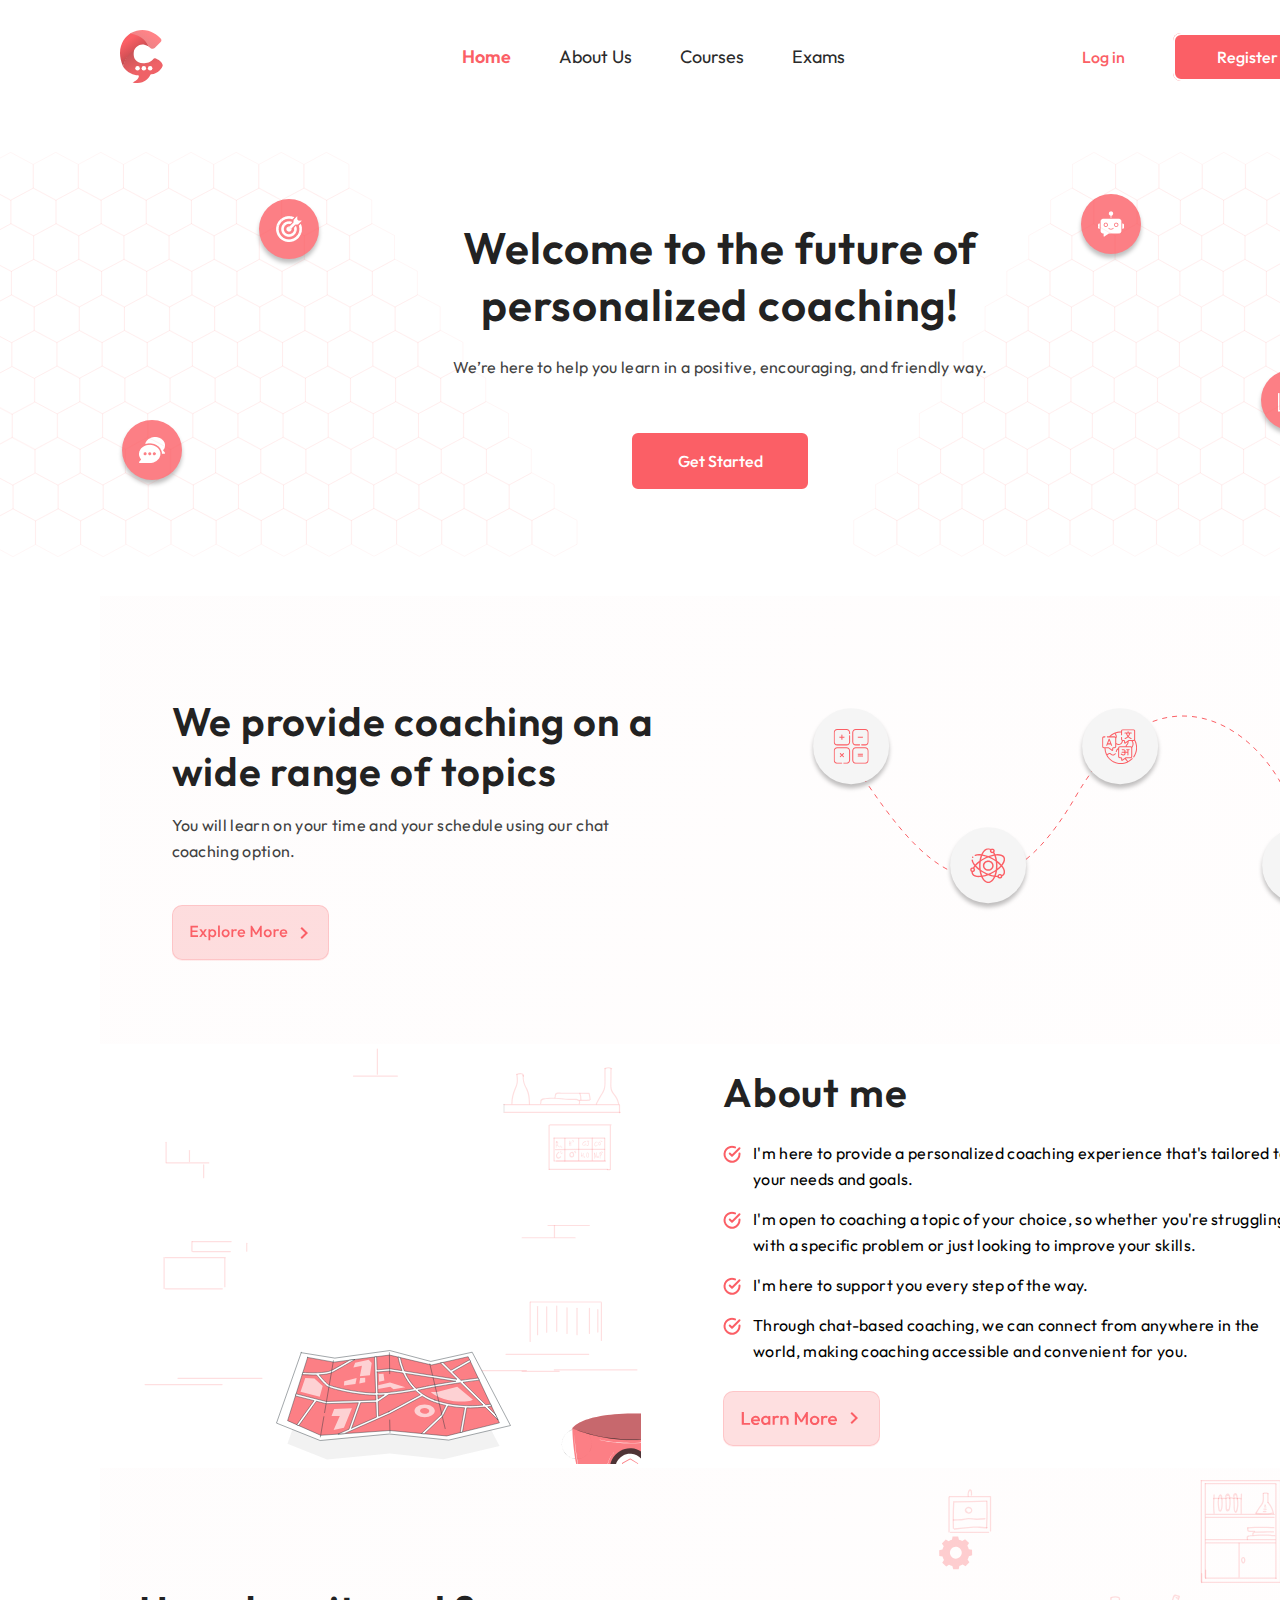
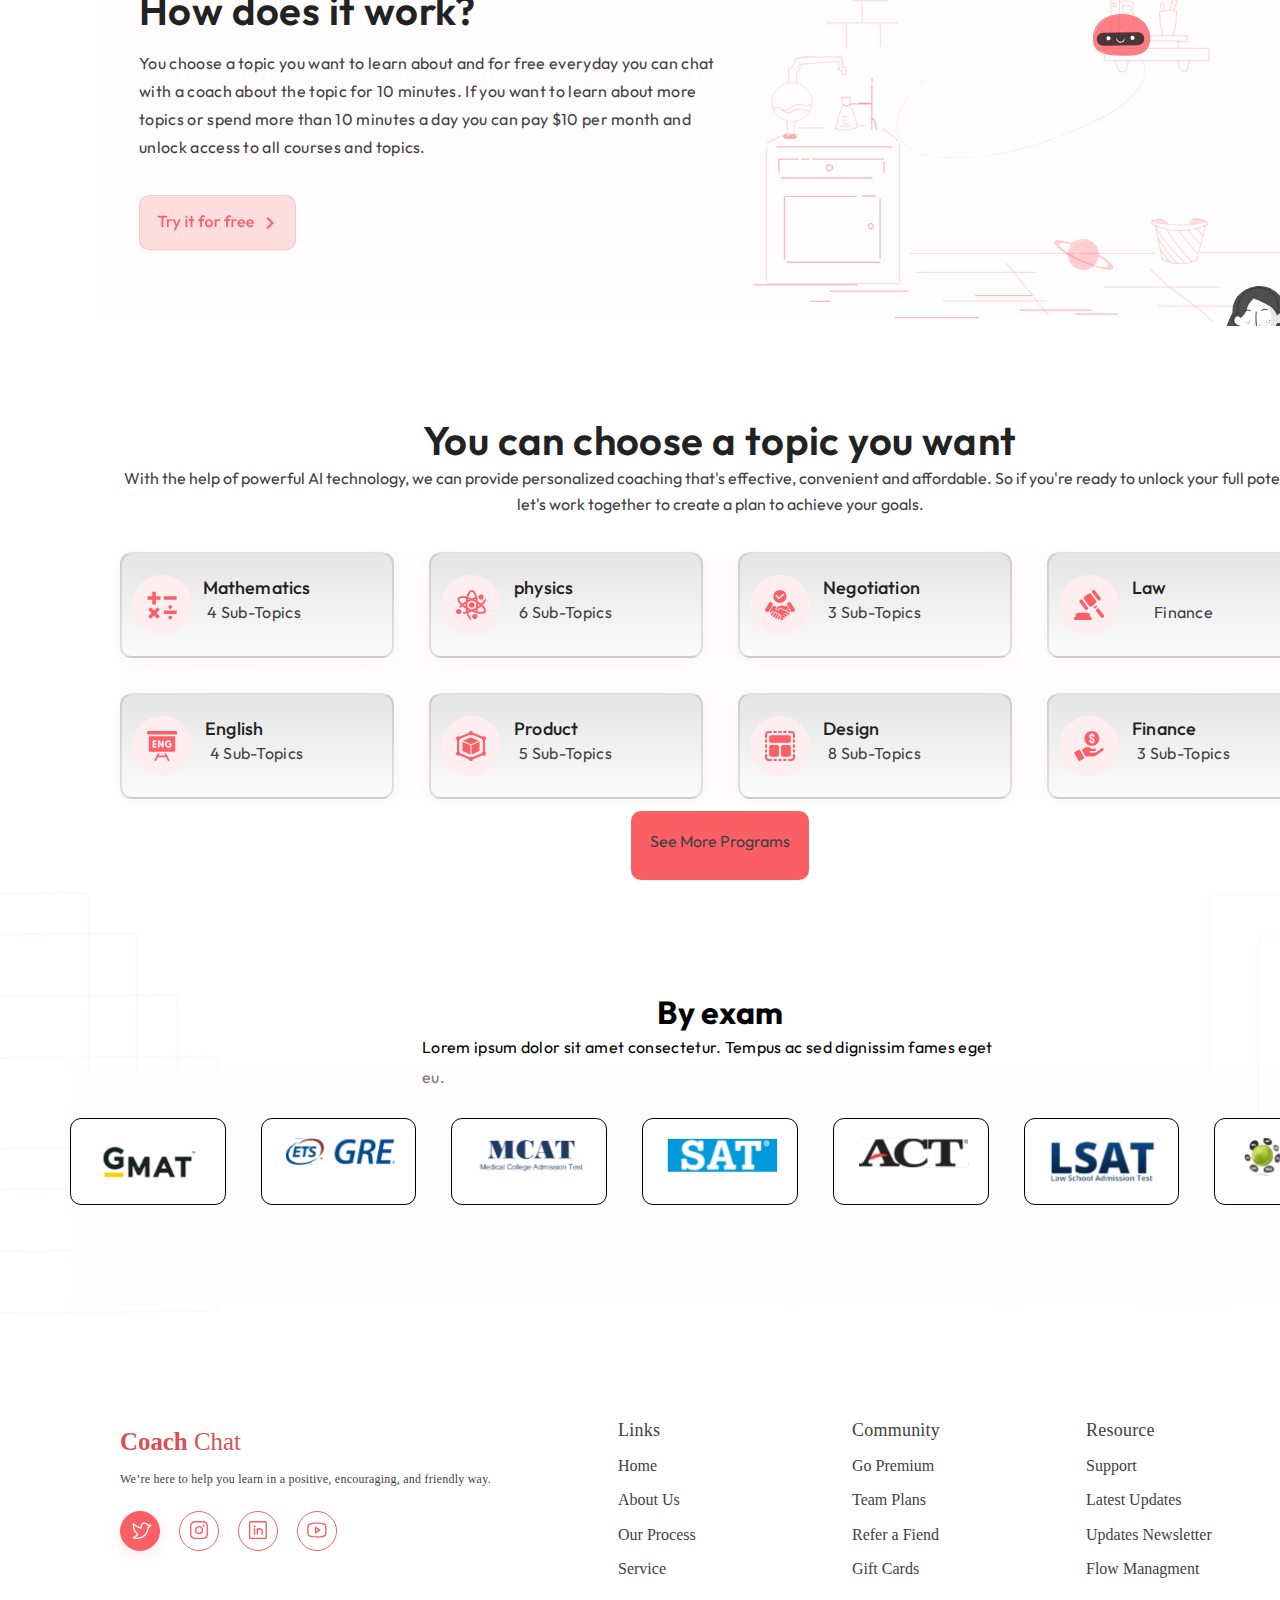
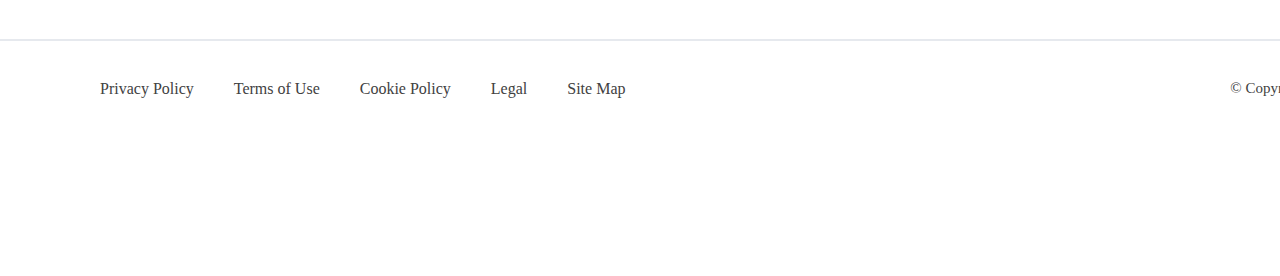
<file: Figma/index.html>
<!DOCTYPE html>
<html lang="en">

<head>
    <meta charset="UTF-8">
    <meta name="viewport" content="width=device-width, initial-scale=1.0">
    <title>Document</title>
    <link rel="stylesheet" href="style.css">
    <link rel="preconnect" href="https://fonts.googleapis.com">
    <link rel="preconnect" href="https://fonts.gstatic.com" crossorigin>
    <link rel="preconnect" href="https://fonts.googleapis.com">
<link rel="preconnect" href="https://fonts.gstatic.com" crossorigin>
<link href="https://fonts.googleapis.com/css2?family=Outfit:wght@200;400;500;600&display=swap" rel="stylesheet">
    <link src="main.js">
    <link href="https://fonts.googleapis.com/css2?family=Outfit:wght@200&display=swap" rel="stylesheet">
</head>

<body>

<div class="full-container">
      <!----Nav Section--->
<header class="nav-bar">
<nav class="navBar-Box">
    <div class="logo"></div>
    <div class="page">
        <ul>
            <li>
                <a id="home" href="#" style="text-decoration: none;" class="home">Home</a>
            </li>
            <li>
                <a class="a1" href="#about" style="text-decoration: none;">About Us</a>
            </li>
            <li>
                <a class="a2" href="#courses" style="text-decoration: none;">Courses</a>
            </li>
            <li>
                <a class="a3" href="#" style="text-decoration: none;">Exams</a>
            </li>
        </ul>
    </div>
    <div>
        <ul>
            <li>
                <a href="#" class="login" style="text-decoration: none;">Log in</a>
            </li>
            <li>
                <a href="#" class="btn red" style="text-decoration: none;">Register</a>
            </li>
        </ul>
    </div>
</nav>
</header>


<div class="mobile-nav">
    <div class="mobile-menu active">
      <div class="logo-mobile"></div>
      <img src="./svg_images/icon-boxes.svg" alt="nav-icons" />
      </div>
       <nav class="mobile-navigation">
          <ul>
            <li>
                <a id="home" href="#" style="text-decoration: none;" class="active">Home</a>
            </li>
            <li>
                <a class="a1" href="#about" style="text-decoration: none;">About Us</a>
            </li>
            <li>
                <a class="a2" href="#courses" style="text-decoration: none;">Courses</a>
            </li>
            <li>
                <a class="a3" href="#" style="text-decoration: none;">Exams</a>
            </li>
        </ul>
      <div class="mobile-close">
          <img src="./svg_images/icon-cross.svg" alt="nav-icons" />
      </div>
        </nav>

      <!-- mobile nav -->
</div>
<!---End of desktop navigation menu-->



<!-- (Honey Comb) Welcome Section-->
<section class="welcome-section">
    <div class="honeycomb left-img">
      <img src="svg_images/bg2.svg" alt="">
    </div>
    <div class="hero-full-container">
        <div class="left">
            <a class="left-1" href="" target="_blank"><img src="images/icon1.png"></a>
            <a class="left-2" href="" target="_blank"><img src="images/icon2.png"></a>
        </div>

        <div class="welcome-page">
          <h1 class="h-property">Welcome to the future of personalized coaching!</h1>
          <p class="p-property">We’re here to help you learn in a positive, encouraging, and friendly way.</p>
          <a href="#" class="btn-welcome btn">Get Started</a>
        </div>

        <div class="right">
          <a class="right-1" href=""><img src="images/icon3.png"></a>
          <a class="right-2" href=""><img src="images/icon4.png"></a>
        </div>
    </div>
    <div class="honeycomb right-img">
      <img src="svg_images/bg1.svg">
    </div>
</section>

<!-----Explore Section----->
<section class="section-explore">
    <div class="section1 section">
        <div class="h-tag">
          <h1 class="h-property">We provide coaching on a wide range of topics</h1>
        </div>
        <div class="p-tag">
        <p>You will learn on your time and your schedule using our chat coaching option.</p>
    </div>
<button class="button-explore-outer" onclick="window.open('https://www.google.com', '_blank')" style="padding-inline: 17px; display: flex; align-items: center; gap: 8px;">
    <img class="explore1" src="svg_images/explore1.svg" alt=""><img class="explore2" src="svg_images/explore2.svg" alt="">
</button>
    </div>
        <div class="section2">
            <img class="coaching-1" src="svg_images/vector1.svg">
            
            <div class="frame1">
            <img src="svg_images/maths.svg">
            </div>
            <div class="frame2">
             <img src="svg_images/physics.svg">
            </div>
            <div class="frame3">
             <img src="svg_images/language.svg">
            </div>
             <div class="frame4">
             <img src="svg_images/buisness.svg">
            </div>
        </div>
</section>

    <!--- About Section --->
    <section id="about" class="section-about section">
    <div class="graphic">
      <img src="svg_images/robot.svg">
    </div>

    <div class="list-section">
        <h2 class="title">About me</h2>
      <ul class="aboutme">
        <li>
        <img src="svg_images/check-circle.svg">
          I'm here to provide a personalized coaching experience that's tailored to your needs and goals.
        </li>
        <li>
        <img src="svg_images/check-circle.svg">
          I'm open to coaching a topic of your choice, so whether you're struggling with a specific problem or just looking to improve your skills.
        </li>
        <li>
        <img src="svg_images/check-circle.svg">
          I'm here to support you every step of the way.
        </li>
        <li>
        <img src="svg_images/check-circle.svg">
        Through chat-based coaching, we can connect from anywhere in the world, making coaching accessible and convenient for you.
        </li>
      </ul>
<button class="button-learn-outer" onclick="window.open('https://www.google.com', '_blank')" style="padding-inline: 17px; display: flex; align-items: center; gap: 8px;">
    <img class="explore1" src="svg_images/learnMore.svg" alt=""><img class="explore2" src="svg_images/explore2.svg" alt="">
</button>
</div>
</section>

<!---Try Section -->
<section class="section-try">
  <div class="section-container-3">
    <div class="h-tag">
      <h2>How does it work?</h2>
    </div>
    <p>You choose a topic you want to learn about and for free everyday you can chat with a coach about the topic for 10 minutes. If you want to learn about more topics or spend more than 10 minutes a day you can pay $10 per month and unlock access to all courses and topics.</p>
    <!-- <div class="button-3-outer" onclick="window.open('https:/www.google.com', '_blank');">
      <img class="explore1" src="svg_images/try.svg">
      <img class="explore2" src="svg_images/explore2.svg">
    </div> -->
    <button class="button-3-outer" onclick="window.open('https://www.google.com', '_blank')" style="padding-inline: 17px; display: flex; align-items: center; gap: 8px;">
    <img class="explore1" src="svg_images/try.svg" alt=""><img class="explore2" src="svg_images/explore2.svg" alt="">
</button>
  </div>

  <div>
    <img class="workSvg" src="svg_images/work.svg">
  </div>
</section>


<!--Courses Section -->
  <section id="courses" class="section-topics section">
<h2>You can choose a topic you want </h2>
<p>With the help of powerful AI technology, we can provide personalized coaching that's effective, convenient and affordable. So if you're ready to unlock your full potential, let's work together to create a plan to achieve your goals.</p>

<div class="hero-container-5">
  <div class="common-topics">
    <div class="topic1">
    <img src="svg_images/math1.svg">
    </div>
    <div class="box">
      <h3>Mathematics</h3>
      <p>4 Sub-Topics </p>
    </div>
  </div>

  <div class="common-topics">
    <div class="topic1">
    <img src="svg_images/phy1.svg">
    </div>
    <div class="box">
      <h3>physics</h3>
      <p>6 Sub-Topics </p>
    </div>
  </div>

  <div class="common-topics">
    <div class="topic1">
    <img src="svg_images/negotiation.svg">
    </div>
    <div class="box">
      <h3>Negotiation</h3>
      <p>3 Sub-Topics </p>
    </div>
  </div>

    <div class="common-topics">
    <div class="topic1">
    <img src="svg_images/law.svg">
    </div>
    <div class="box">
      <h3>Law</h3>
      <p>Finance </p>
    </div>
  </div>
    
  <div class="common-topics">
    <div class="topic1">
    <img src="svg_images/english.svg">
    </div>
    <div class="box">
      <h3>English</h3>
      <p>4 Sub-Topics </p>
    </div>
  </div>

  <div class="common-topics">
    <div class="topic1">
    <img src="svg_images/product.svg">
    </div>
    <div class="box">
      <h3>Product</h3>
      <p>5 Sub-Topics </p>
    </div>
  </div>

        <div class="common-topics">
    <div class="topic1">
    <img src="svg_images/design.svg">
    </div>
    <div class="box">
      <h3>Design</h3>
      <p>8 Sub-Topics </p>
    </div>
  </div>

        <div class="common-topics">
    <div class="topic1">
    <img src="svg_images/finance.svg">
    </div>
    <div class="box">
      <h3>Finance</h3>
      <p>3 Sub-Topics </p>
    </div>
  </div>
</div>
<div class="btn-margin">
  <button class="button-outer" onclick="window.open('https://www.google.com', '_blank')" style="padding-inline: 17px; display: flex; align-items: center; gap: 8px;">
       <p>See More Programs</p>
</button>
</div>
</section>

<!--hero Container 4 end-->

<!--- background images of hero section 5-->
  <div class="left-img1">
    <img src="svg_images/lines1.svg" alt="">
  </div>
  <div class="right-img1">
    <img src="svg_images/lines2.svg">
  </div>
<!--background image of hero section 5 end -->

<!---Hero Container 5 Start -->  
<section class="section-exams"> 
<h1>By exam</h1>
<p>Lorem ipsum dolor sit amet consectetur. Tempus ac sed dignissim fames eget eu.</p>


<div class="hero-container-6">
  <div class="common-topics-exam">
      <div class="exams1">
    <img src="svg_images/gmat.svg">
    </div>
</div>

  <div class="common-topics-exam">
      <div class="exams1">
    <img src="svg_images/gre.svg">
    </div>
</div>

  <div class="common-topics-exam">
      <div class="exams1">
    <img src="svg_images/mcat.svg">
    </div>
</div>

  <div class="common-topics-exam">
      <div class="exams1">
    <img src="svg_images/sat.svg">
    </div>
</div>

  <div class="common-topics-exam">
      <div class="exams1">
    <img src="svg_images/act.svg">
    </div>
</div>

  <div class="common-topics-exam">
      <div class="exams1">
    <img src="svg_images/lsat.svg">
    </div>
</div>

  <div class="common-topics-exam">
      <div class="exams1">
    <img src="svg_images/architect.svg">
    </div>
</div>

</div>


</section>
<!---Hero Container 5 end --> 

<!---Hero Container 6 Start -->  
 <!-- Footer Section -->
      <footer class="footer-section">
         <div class="footer-col">
            <div class="footer-col-1">
               <div class="contact">
                  <h2 class="heading">Coach<span> Chat</span></h2>
                  <p>We’re here to help you learn in a positive, encouraging, and friendly way.</p>
               </div>
               <div class="contact-img" style="margin-bottom: 33px;"> 
                <a class="contact-link" href="">
                <img src="svg_images/TwitterLogo.svg" alt="">
              </a> 
              <a class="contact-link" href=""><img
                        src="svg_images/InstagramLogo.svg" alt="">
              </a> 
              <a class="contact-link"
                     href=""><img src="svg_images/LinkedinLogo.svg" alt="">
              </a> 
              <a class="contact-link"
                     href=""><img src="svg_images/YoutubeLogo.svg" alt="">
              </a> 
            </div>
            </div>
            <div class="footer-col-2">
               <div>
                  <ul>
                     <li aria-disabled="true">Links</li>
                     <li><a href="">Home</a></li>
                     <li><a href="">About Us</a></li>
                     <li><a href="">Our Process</a></li>
                     <li><a href="">Service</a></li>
                  </ul>
               </div>
               <div>
                  <ul>
                     <li aria-disabled="true">Community</li>
                     <li><a href="">Go Premium</a></li>
                     <li><a href="">Team Plans</a></li>
                     <li><a href="">Refer a Fiend</a></li>
                     <li><a href="">Gift Cards</a></li>
                  </ul>
               </div>
               <div>
                  <ul>
                     <li aria-disabled="true">Resource</li>
                     <li><a href="">Support</a></li>
                     <li><a href="">Latest Updates</a></li>
                     <li><a href="">Updates Newsletter</a></li>
                     <li><a href="">Flow Managment</a></li>
                  </ul>
               </div>
            </div>
         </div>
         <hr id="bar">
         <sub>
            <div class="footer-link">
               <ul>
                  <li><a href="">Privacy Policy</a></li>
                  <li><a href="">Terms of Use</a></li>
                  <li><a href="">Cookie Policy</a></li>
                  <li><a href="">Legal</a></li>
                  <li><a href="">Site Map</a></li>
               </ul>
            </div>
            <p>© Copyright 2023</p>
         </sub>
      </footer>


</div>


    <script src="main.js"></script>
</div>    
</body>

</html>
</file>
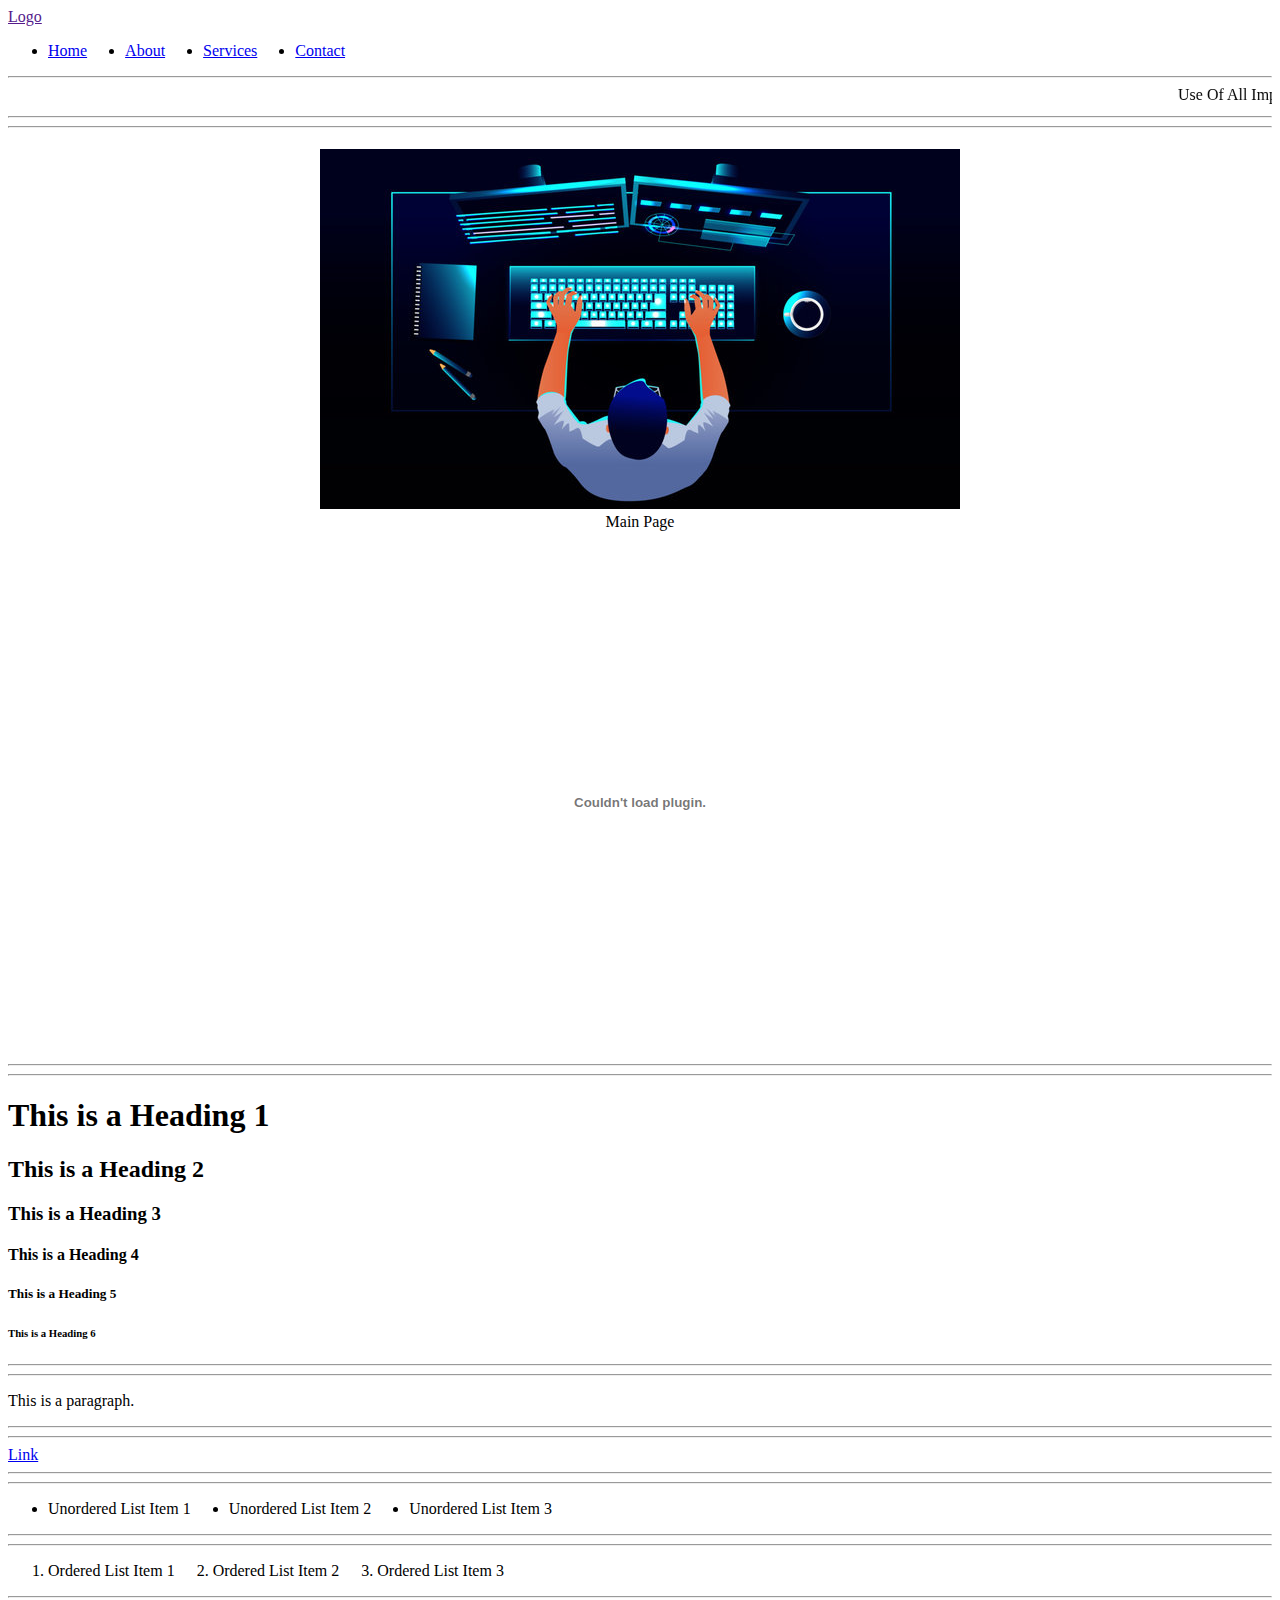
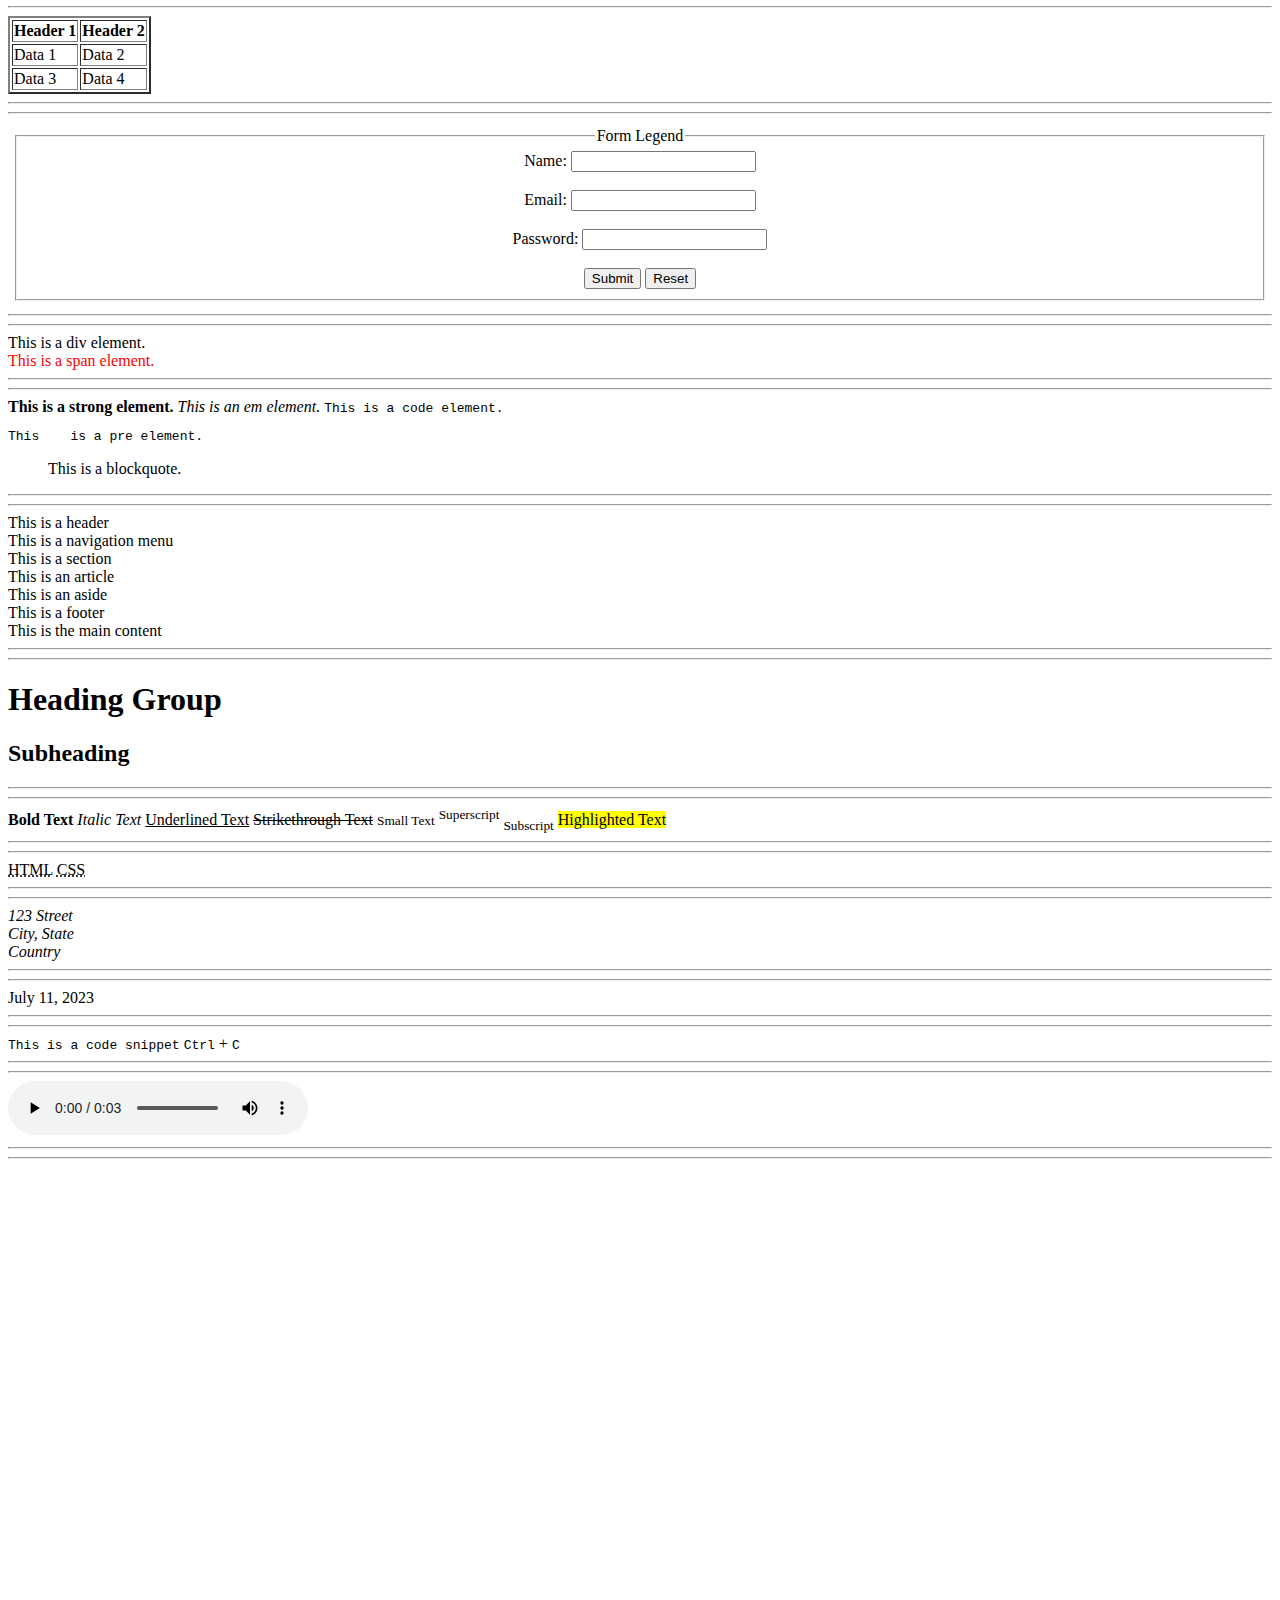
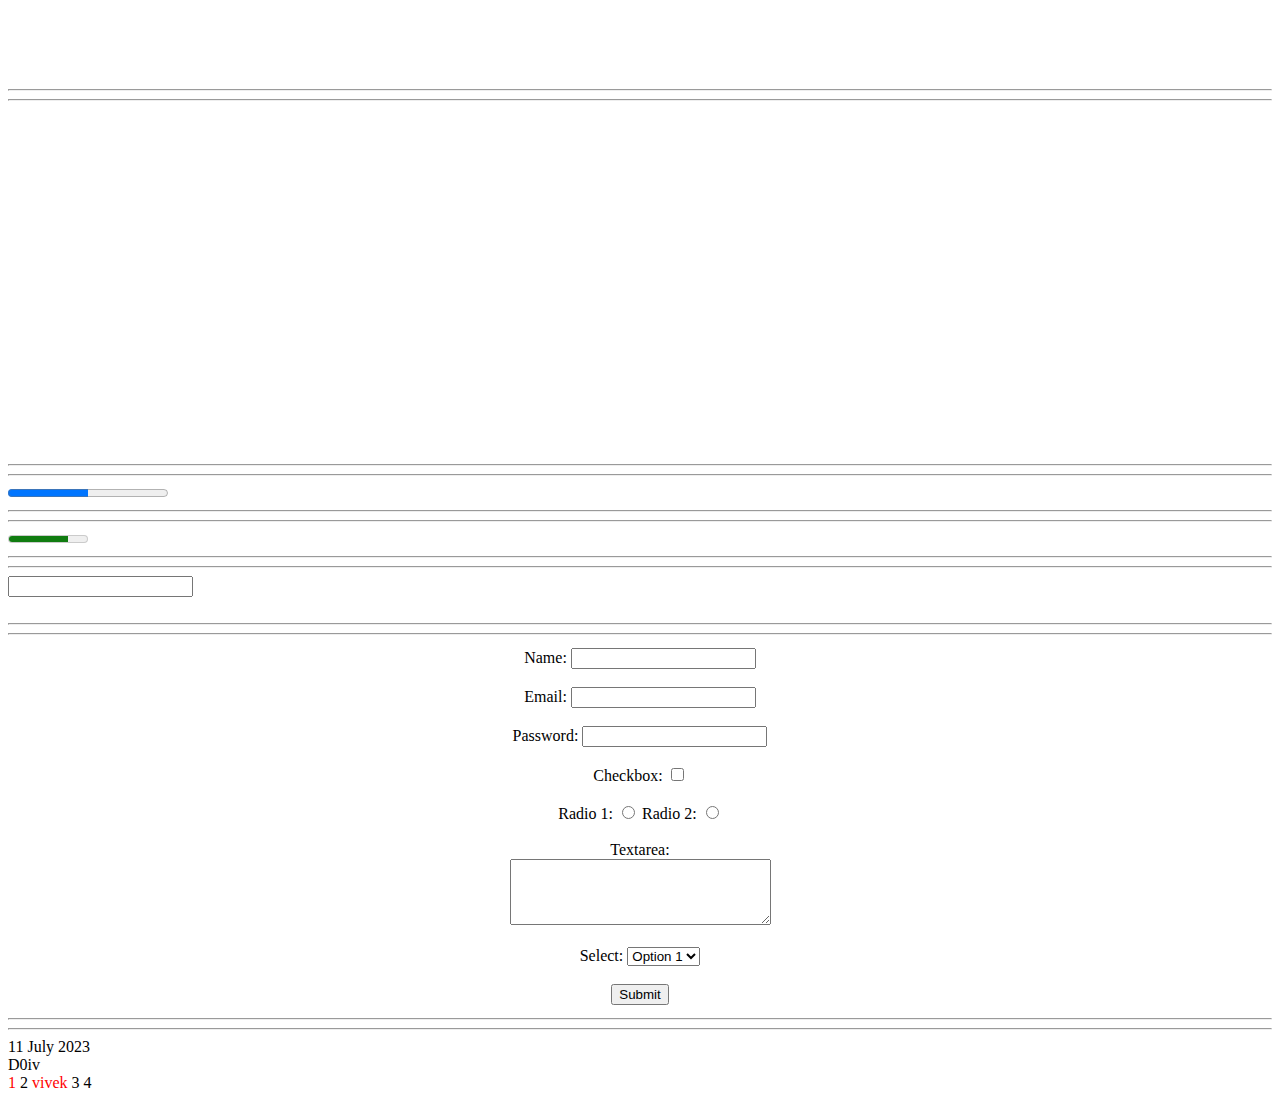
<file: Html Tags/index.html>
<!DOCTYPE html>
<html>
<head>
  <meta charset="UTF-8"> <!-- Specifies the character encoding of the document -->
  <title>HTML Template</title> <!-- Sets the title of the webpage -->
  <style>     
        form , figure , iframe{
            text-align: center;
            padding: 5px;
        }
        ul , ol  {
          display: flex;
          align-items: center;
          gap: 38px;
        }
    </style>
</head>
<body>
  <a class="logo" href="">Logo</a>
        <ul>
            <li><a href="#">Home</a></li>
            <li><a href="#">About</a></li>
            <li><a href="#">Services</a></li>
            <li><a href="#">Contact</a></li>
        </ul>
  <hr>

      <marquee direction="left" behavior="scroll" scrollamount="10">
        Use Of All Important Html Tags
      </marquee>

     <hr><hr>

  <figure>
    <img src="image.jpg" alt="Image"> <!-- Represents self-contained content, such as an image with caption -->
    <figcaption>Main Page</figcaption> <!-- Provides a caption or description for the content -->
  </figure>

  <embed src="resume.pdf" type="application/pdf" width="100%" height="500px" />

    <hr><hr>

  <h1>This is a Heading 1</h1> <!-- Defines a level 1 heading -->
  <h2>This is a Heading 2</h2> <!-- Defines a level 2 heading -->
  <h3>This is a Heading 3</h3> <!-- Defines a level 3 heading -->
  <h4>This is a Heading 4</h4> <!-- Defines a level 4 heading -->
  <h5>This is a Heading 5</h5> <!-- Defines a level 5 heading -->
  <h6>This is a Heading 6</h6> <!-- Defines a level 6 heading -->

  <hr><hr>

  <p>This is a paragraph.</p> <!-- Represents a paragraph of text -->

  <hr><hr>

  <a href="https://example.com">Link</a> <!-- Creates a hyperlink to a URL -->

  <hr><hr>

  <ul>
    <li>Unordered List Item 1</li> <!-- Represents an item in an unordered (bulleted) list -->
    <li>Unordered List Item 2</li>
    <li>Unordered List Item 3</li>
  </ul>

  <hr><hr>

  <ol>
    <li>Ordered List Item 1</li> <!-- Represents an item in an ordered (numbered) list -->
    <li>Ordered List Item 2</li>
    <li>Ordered List Item 3</li>
  </ol>

  <hr><hr>

  <table border="2">
    <tr>
      <th>Header 1</th> <!-- Defines a header cell in a table -->
      <th>Header 2</th>
    </tr>
    <tr>
      <td>Data 1</td> <!-- Defines a data cell in a table -->
      <td>Data 2</td>
    </tr>
    <tr>
      <td>Data 3</td>
      <td>Data 4</td>
    </tr>
  </table>

  <hr><hr>

  <form> <!-- Represents a form to collect user input -->
    <fieldset>
      <legend>Form Legend</legend> <!-- Provides a caption for a fieldset -->
      <label for="name">Name:</label> <!-- Labels a form element -->
      <input type="text" id="name" name="name" required><br><br> <!-- Represents a text input field -->

      <label for="email">Email:</label>
      <input type="email" id="email" name="email" required><br><br> <!-- Represents an email input field -->

      <label for="password">Password:</label>
      <input type="password" id="password" name="password" required><br><br> <!-- Represents a password input field -->

      <input type="submit" value="Submit"> <!-- Represents a submit button -->
      <input type="reset" value="Reset"> <!-- Represents a reset button -->
    </fieldset>
  </form>

  <hr><hr>

  <div>This is a div element.</div> <!-- Represents a division or a container -->
  <span>This is a span element.</span> <!-- Represents an inline container -->

  <hr><hr>

  <strong>This is a strong element.</strong> <!-- Indicates strong importance or emphasis -->
  <em>This is an em element.</em> <!-- Indicates emphasis or stress -->
  <code>This is a code element.</code> <!-- Represents snippet of computer code -->
  <pre>This    is a pre element.</pre> <!-- Represents preformatted text -->
  <blockquote>This is a blockquote.</blockquote> <!-- Represents a long quotation -->

  <hr> <!-- Represents a thematic break (horizontal rule) -->
  <hr>

  <header>This is a header</header> <!-- Represents a header for a document or a section -->
  <nav>This is a navigation menu</nav> <!-- Represents a section with navigation links -->
  <section>This is a section</section> <!-- Represents a generic section of content -->
  <article>This is an article</article> <!-- Represents an independent article or content block -->
  <aside>This is an aside</aside> <!-- Represents content that is tangentially related -->
  <footer>This is a footer</footer> <!-- Represents a footer for a document or a section -->
  <main>This is the main content</main> <!-- Represents the main content of a document -->

  <hr><hr>

  <hgroup>
    <h1>Heading Group</h1> <!-- Groups heading elements together -->
    <h2>Subheading</h2>
  </hgroup>

  <hr><hr>

  <b>Bold Text</b> <!-- Renders the enclosed text in bold font -->
  <i>Italic Text</i> <!-- Renders the enclosed text in italic font -->
  <u>Underlined Text</u> <!-- Renders the enclosed text with an underline -->
  <s>Strikethrough Text</s> <!-- Renders the enclosed text with a line through it -->
  <small>Small Text</small> <!-- Renders the enclosed text in a smaller font size -->
  <sup>Superscript</sup> <!-- Renders the enclosed text as superscript -->
  <sub>Subscript</sub> <!-- Renders the enclosed text as subscript -->
  <mark>Highlighted Text</mark> <!-- Renders the enclosed text with a highlight -->

  <hr><hr>

  <abbr title="HyperText Markup Language">HTML</abbr> <!-- Represents an abbreviation with a title -->
  <acronym title="Cascading Style Sheets">CSS</acronym> <!-- Represents an acronym with a title -->

  <hr><hr>

  <address>
    123 Street<br> <!-- Represents contact information -->
    City, State<br>
    Country
  </address>

  <hr><hr>

  <time datetime="2023-07-11">July 11, 2023</time> <!-- Represents a date and/or time -->

  <hr><hr>

  <code>This is a code snippet</code> <!-- Represents computer code -->
  <kbd>Ctrl</kbd> + <kbd>C</kbd> <!-- Represents keyboard input -->

  <hr><hr>

  <audio src="sample.mp3" controls></audio> <!-- Embeds audio content in the document -->

  <hr><hr>

  <!-- <video src="video.mp4" controls></video> Embeds video content in the document -->

  <iframe src="http://localhost/Figma/index.html" frameborder="0" width="100%" height="500"></iframe> <!-- Embeds another HTML document within the current document -->

  <hr><hr>

  <iframe width="560" height="315" src="https://www.youtube.com/embed/RQ2URChsAT0" frameborder="0" allowfullscreen></iframe>

  <br><br>
  <hr><hr>

  <progress value="50" max="100"></progress> <!-- Represents the progress of a task or process -->
 
  <hr><hr>

  <meter value="0.75">75%</meter> <!-- Represents a scalar measurement within a known range -->

  <hr><hr>

<!-- Data List -->
<input list="colors">
<datalist id="colors">
  <option value="Red">
  <option value="Green">
  <option value="Blue">
</datalist>

<br><br>
<hr><hr>

<form>
  <!-- Name input field -->
  <label for="name">Name:</label>
  <input type="text" id="name" name="name" required><br><br>
  
  <!-- Email input field -->
  <label for="email">Email:</label>
  <input type="email" id="email" name="email" required><br><br>
  
  <!-- Password input field -->
  <label for="password">Password:</label>
  <input type="password" id="password" name="password" required><br><br>
  
  <!-- Checkbox -->
  <label for="checkbox">Checkbox:</label>
  <input type="checkbox" id="checkbox" name="checkbox"><br><br>
  
  <!-- Radio buttons -->
  <label for="radio1">Radio 1:</label>
  <input type="radio" id="radio1" name="radio" value="radio1">
  
  <label for="radio2">Radio 2:</label>
  <input type="radio" id="radio2" name="radio" value="radio2"><br><br>
  
  <!-- Textarea -->
  <label for="textarea">Textarea:</label><br>
  <textarea id="textarea" name="textarea" rows="4" cols="30"></textarea><br><br>
  
  <!-- Select dropdown -->
  <label for="select">Select:</label>
  <select id="select" name="select">
    <option value="option1">Option 1</option>
    <option value="option2">Option 2</option>
    <option value="option3">Option 3</option>
  </select><br><br>
  
  <!-- Submit button -->
  <input type="submit" value="Submit">
</form>

<hr><hr>

<!--Date Time-->
<time datetime="2023-07-11">11 July 2023</time>


<style>
 span:first-of-type {
   color: red;
 }
</style>

<div>
  <div>D0iv</div>
  <span>1</span>
  <span>2</span>
  <span>
    <span>vivek</span>
  </span>
  <span>3</span>
  <span>4</span>
</div>
  <!-- <div>: Used to define a division or a container for grouping elements.
<span>: Used to define an inline container for styling or targeting specific content.
<p>: Represents a paragraph of text.
<h1> to <h6>: Represent headings of different levels, from the highest (<h1>) to the lowest (<h6>).
<a>: Creates a hyperlink to another webpage or resource.
<img>: Inserts an image into the HTML document.
<ul>: Represents an unordered (bulleted) list.
<ol>: Represents an ordered (numbered) list.
<li>: Represents a list item within <ul> or <ol>.
<table>: Defines a table structure.
<tr>: Represents a table row.
<th>: Defines a table header cell.
<td>: Defines a table data cell.
<form>: Represents an HTML form for user input.
<input>: Represents various types of input fields within a form.
<label>: Associates a label with a form element.
<button>: Creates a clickable button.
<select>: Creates a dropdown list.
<option>: Represents an option within a <select> dropdown.
<textarea>: Represents a multi-line text input field. -->
</file>
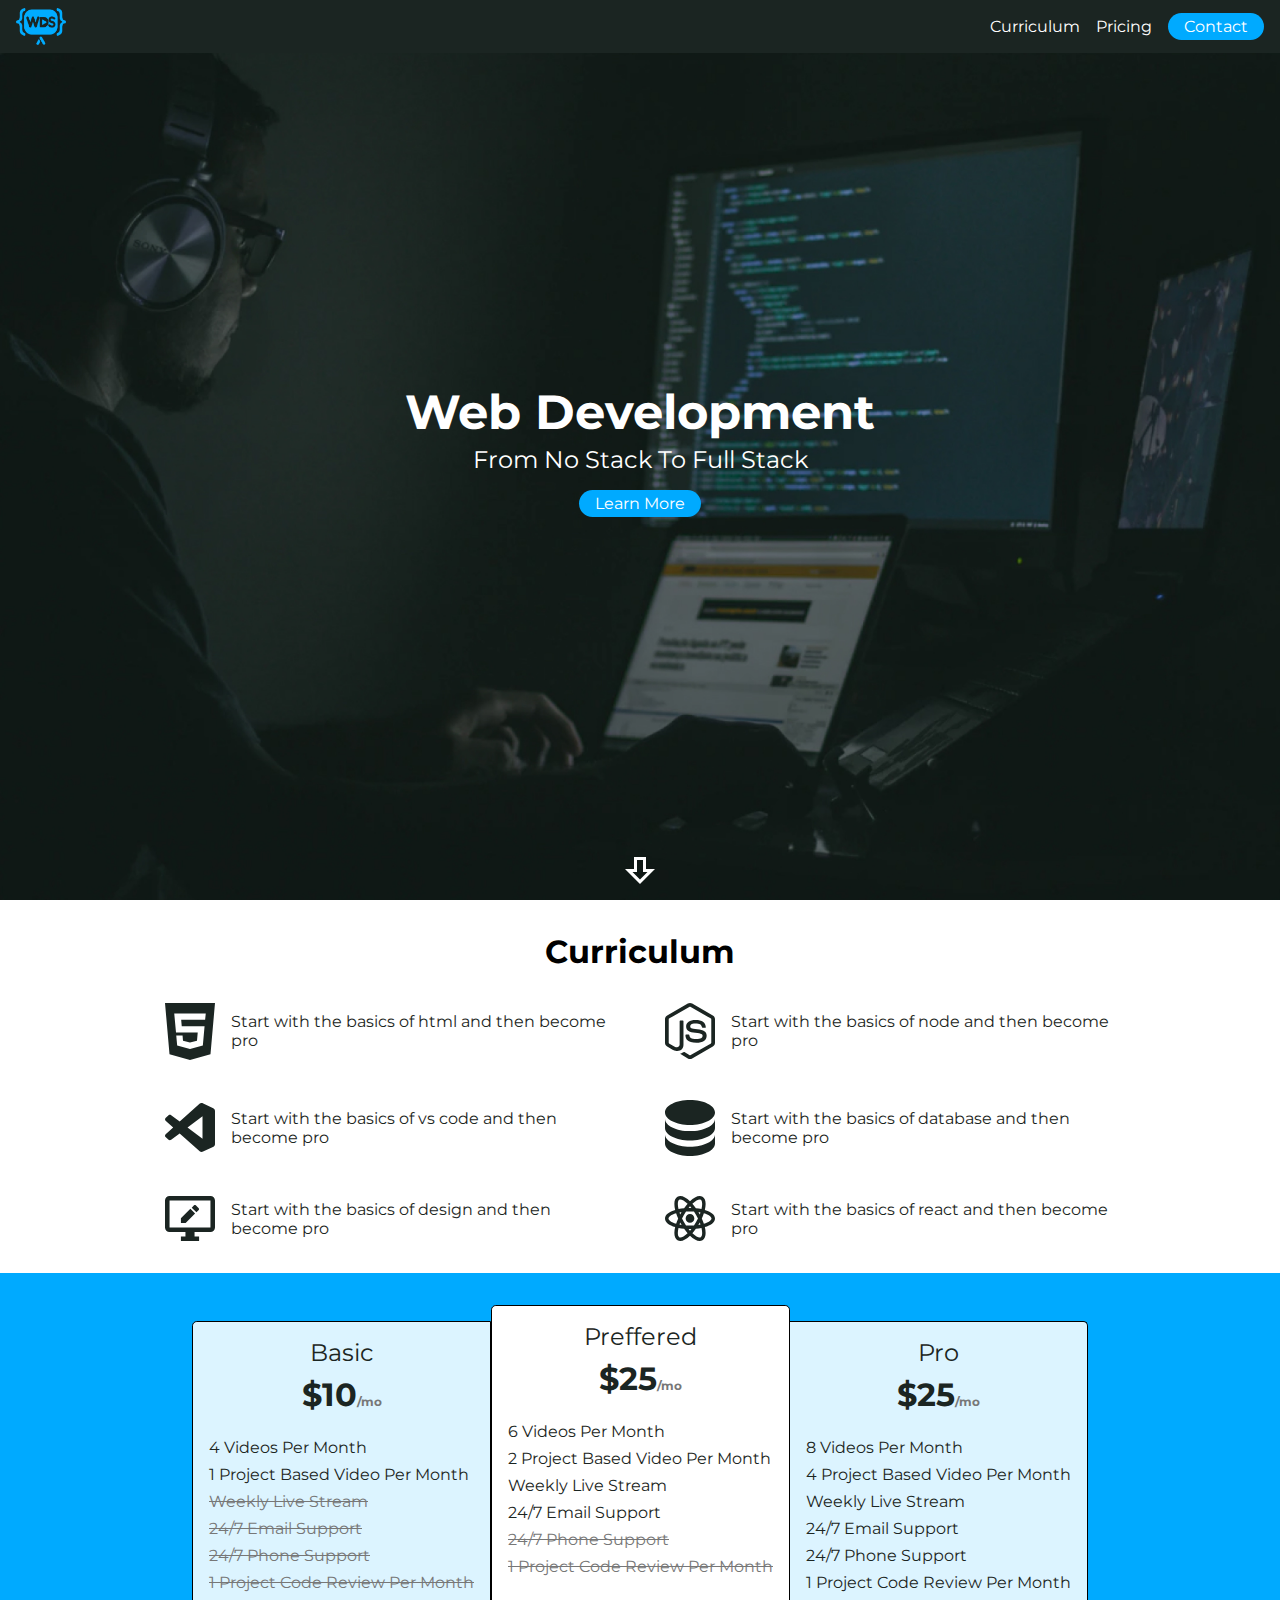
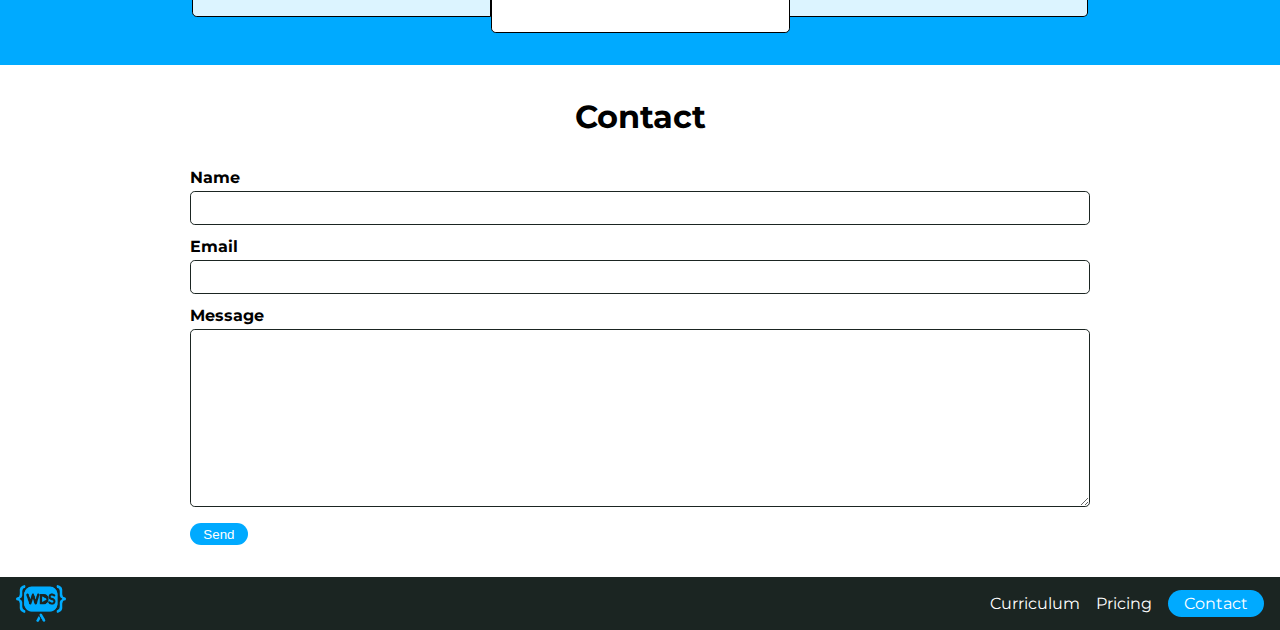
<file: CSS/bootCamp Project/index.html>
<!DOCTYPE html>
<html lang="en">
<head>
    <link rel="stylesheet" href="style.css">
    <meta charset="UTF-8">
    <meta name="viewport" content="width=device-width, initial-scale=1.0">
    <link rel="preconnect" href="https://fonts.googleapis.com">
<link rel="preconnect" href="https://fonts.gstatic.com" crossorigin>
<link href="https://fonts.googleapis.com/css2?family=Montserrat:wght@400;700&family=Outfit:wght@200;400;500;600&display=swap" rel="stylesheet">
    <title>Vivek</title>
</head>
<body>
    <header class="full-screen-header">
        <nav class="nav nav-top">
            <img class="logo" src="img/wds_logo.png" alt="Web Development">
            <ul class="nav-list">
                <li><a href="#">Curriculum</a></li>
                <li><a href="#">Pricing</a></li>
                <li><a class="btn" href="#">Contact</a></li>
            </ul>
        </nav>
        <h1 class="title">Web Development</h1>
        <span class="sub-title">From No Stack To Full Stack</span>
        <a class="btn" href="#">Learn More</a>
        <img class="scroll-down-icon" src="img/arrow_down.svg" alt="Scroll Down">
    </header>

    <main>
        <section class="section">
            <h2 class="section-title">Curriculum</h2>
            <div class="curriculum-grid">
                <div class="curriculum-grid-item">
                    <img src="img/html_icon.svg" alt="hmtl5 icon">
                    <p>Start with the basics of html and then become pro</p>
                </div>
                
                <div class="curriculum-grid-item">
                    <img src="img/node_js_icon.svg" alt="hmtl5 icon">
                    <p>Start with the basics of node and then become pro</p>
                </div>

                <div class="curriculum-grid-item">
                    <img src="img/vscode_icon.svg" alt="hmtl5 icon">
                    <p>Start with the basics of vs code and then become pro</p>
                </div>

                <div class="curriculum-grid-item">
                    <img src="img/database_icon.svg" alt="hmtl5 icon">
                    <p>Start with the basics of database and then become pro</p>
                </div>

                <div class="curriculum-grid-item">
                    <img src="img/edit_page_icon.svg" alt="hmtl5 icon">
                    <p>Start with the basics of design and then become pro</p>
                </div>

                <div class="curriculum-grid-item">
                    <img src="img/react_icon.svg" alt="hmtl5 icon">
                    <p>Start with the basics of react and then become pro</p>
                </div>
            </div>
        </section>

        <section class="section section-accent">
           <div class="pricing-cards-container">
            <div class="pricing-card">
                <div class="price-header">
                    <div class="plan-name">Basic</div>
                    <div class="plan-price">$10</div>
                </div>
                <div class="plan-features">
                    <div class="feature">4 Videos Per Month</div>
                    <div class="feature">1 Project Based Video Per Month</div>
                </div>
                <div class="feature inactive">Weekly Live Stream</div>
                <div class="feature inactive">24/7 Email Support</div>
                <div class="feature inactive">24/7 Phone Support</div>
                <div class="feature inactive">1 Project Code Review Per Month</div>
            </div>

             <div class="pricing-card accent">
                <div class="price-header">
                    <div class="plan-name">Preffered</div>
                    <div class="plan-price">$25</div>
                </div>
                <div class="plan-features">
                    <div class="feature">6 Videos Per Month</div>
                    <div class="feature">2 Project Based Video Per Month</div>
                    <div class="feature">Weekly Live Stream</div>
                    <div class="feature">24/7 Email Support</div>
                </div>
                <div class="feature inactive">24/7 Phone Support</div>
                <div class="feature inactive">1 Project Code Review Per Month</div>
            </div>

            <div class="pricing-card">
                <div class="price-header">
                    <div class="plan-name">Pro</div>
                    <div class="plan-price">$25</div>
                </div>
                <div class="plan-features">
                    <div class="feature">8 Videos Per Month</div>
                    <div class="feature">4 Project Based Video Per Month</div>
                    <div class="feature">Weekly Live Stream</div>
                    <div class="feature">24/7 Email Support</div>
                    <div class="feature">24/7 Phone Support</div>
                    <div class="feature">1 Project Code Review Per Month</div>
                </div>
            </div>
            
           </div>
        </section>

        <section class="section">
            <h2 class="section-title">Contact</h2>
            <form class="form">
                <label for="name">Name</label>
                <input type="text" name="name" id="name">
                <label for="email">Email</label>
                <input type="email" name="email" id="email">
                <label for="message">Message</label>
                <textarea name="message" id="message" cols="30" rows="10"></textarea>
                <button class="btn btn-sq" type="submit">Send</button>

            </form>
        </section>

        <footer>
             <nav class="nav nav-bottom">
            <img class="logo" src="img/wds_logo.png" alt="Web Development">
            <ul class="nav-list">
                <li><a href="#">Curriculum</a></li>
                <li><a href="#">Pricing</a></li>
                <li><a class="btn" href="#">Contact</a></li>
            </ul>
        </nav>
        </footer>
    </main>
</body>
</html>
</file>
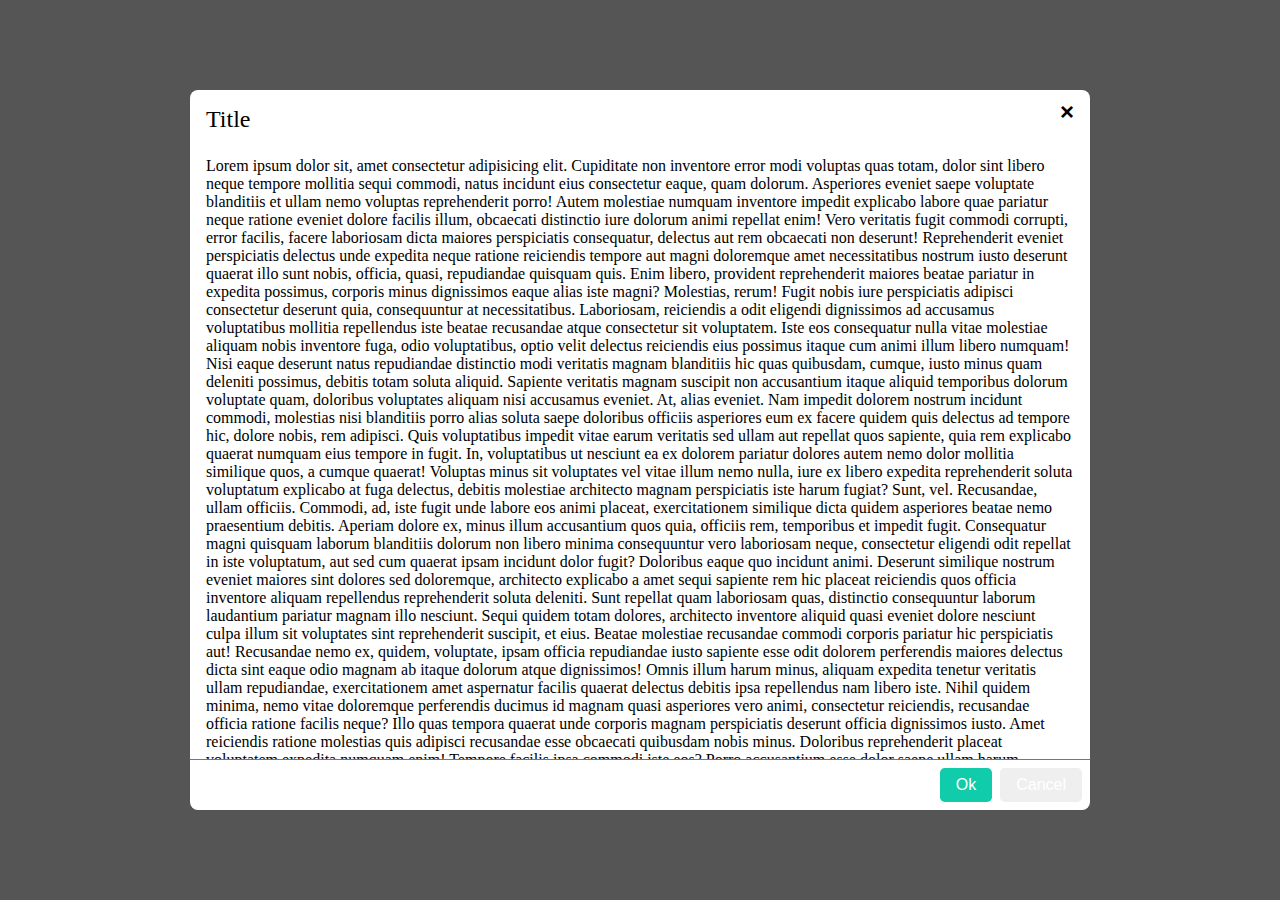
<file: CSS/Flex Utilization/index.html>
<!DOCTYPE html>
<html lang="en">
<head>
    <meta charset="UTF-8">
    <link href="style.css" rel="stylesheet">
    <meta name="viewport" content="width=device-width, initial-scale=1.0">
    <title>Flex Box</title>
</head>
<body>
    <div class="modal">
        <div class="header">
            <span class="title">Title</span>
            <button class="close-button">&times;</button>
        </div>
    <div class="body">
    Lorem ipsum dolor sit, amet consectetur adipisicing elit. Cupiditate non inventore error modi voluptas quas totam, dolor sint libero neque tempore mollitia sequi commodi, natus incidunt eius consectetur eaque, quam dolorum. Asperiores eveniet saepe voluptate blanditiis et ullam nemo voluptas reprehenderit porro! Autem molestiae numquam inventore impedit explicabo labore quae pariatur neque ratione eveniet dolore facilis illum, obcaecati distinctio iure dolorum animi repellat enim! Vero veritatis fugit commodi corrupti, error facilis, facere laboriosam dicta maiores perspiciatis consequatur, delectus aut rem obcaecati non deserunt! Reprehenderit eveniet perspiciatis delectus unde expedita neque ratione reiciendis tempore aut magni doloremque amet necessitatibus nostrum iusto deserunt quaerat illo sunt nobis, officia, quasi, repudiandae quisquam quis. Enim libero, provident reprehenderit maiores beatae pariatur in expedita possimus, corporis minus dignissimos eaque alias iste magni? Molestias, rerum! Fugit nobis iure perspiciatis adipisci consectetur deserunt quia, consequuntur at necessitatibus. Laboriosam, reiciendis a odit eligendi dignissimos ad accusamus voluptatibus mollitia repellendus iste beatae recusandae atque consectetur sit voluptatem. Iste eos consequatur nulla vitae molestiae aliquam nobis inventore fuga, odio voluptatibus, optio velit delectus reiciendis eius possimus itaque cum animi illum libero numquam! Nisi eaque deserunt natus repudiandae distinctio modi veritatis magnam blanditiis hic quas quibusdam, cumque, iusto minus quam deleniti possimus, debitis totam soluta aliquid. Sapiente veritatis magnam suscipit non accusantium itaque aliquid temporibus dolorum voluptate quam, doloribus voluptates aliquam nisi accusamus eveniet. At, alias eveniet. Nam impedit dolorem nostrum incidunt commodi, molestias nisi blanditiis porro alias soluta saepe doloribus officiis asperiores eum ex facere quidem quis delectus ad tempore hic, dolore nobis, rem adipisci. Quis voluptatibus impedit vitae earum veritatis sed ullam aut repellat quos sapiente, quia rem explicabo quaerat numquam eius tempore in fugit. In, voluptatibus ut nesciunt ea ex dolorem pariatur dolores autem nemo dolor mollitia similique quos, a cumque quaerat! Voluptas minus sit voluptates vel vitae illum nemo nulla, iure ex libero expedita reprehenderit soluta voluptatum explicabo at fuga delectus, debitis molestiae architecto magnam perspiciatis iste harum fugiat? Sunt, vel. Recusandae, ullam officiis. Commodi, ad, iste fugit unde labore eos animi placeat, exercitationem similique dicta quidem asperiores beatae nemo praesentium debitis. Aperiam dolore ex, minus illum accusantium quos quia, officiis rem, temporibus et impedit fugit. Consequatur magni quisquam laborum blanditiis dolorum non libero minima consequuntur vero laboriosam neque, consectetur eligendi odit repellat in iste voluptatum, aut sed cum quaerat ipsam incidunt dolor fugit? Doloribus eaque quo incidunt animi. Deserunt similique nostrum eveniet maiores sint dolores sed doloremque, architecto explicabo a amet sequi sapiente rem hic placeat reiciendis quos officia inventore aliquam repellendus reprehenderit soluta deleniti. Sunt repellat quam laboriosam quas, distinctio consequuntur laborum laudantium pariatur magnam illo nesciunt. Sequi quidem totam dolores, architecto inventore aliquid quasi eveniet dolore nesciunt culpa illum sit voluptates sint reprehenderit suscipit, et eius. Beatae molestiae recusandae commodi corporis pariatur hic perspiciatis aut! Recusandae nemo ex, quidem, voluptate, ipsam officia repudiandae iusto sapiente esse odit dolorem perferendis maiores delectus dicta sint eaque odio magnam ab itaque dolorum atque dignissimos! Omnis illum harum minus, aliquam expedita tenetur veritatis ullam repudiandae, exercitationem amet aspernatur facilis quaerat delectus debitis ipsa repellendus nam libero iste. Nihil quidem minima, nemo vitae doloremque perferendis ducimus id magnam quasi asperiores vero animi, consectetur reiciendis, recusandae officia ratione facilis neque? Illo quas tempora quaerat unde corporis magnam perspiciatis deserunt officia dignissimos iusto. Amet reiciendis ratione molestias quis adipisci recusandae esse obcaecati quibusdam nobis minus. Doloribus reprehenderit placeat voluptatem expedita numquam enim! Tempore facilis ipsa commodi iste eos? Porro accusantium esse dolor saepe ullam harum architecto sit sint exercitationem officiis blanditiis aspernatur tenetur quia, eveniet amet? Laboriosam ipsam deserunt, quos commodi accusamus quidem, similique provident aut quis cum voluptas, id quia suscipit quibusdam! Itaque, aperiam facilis autem, aut numquam veniam deleniti ad libero ullam eaque, cupiditate non! Rem saepe possimus, fugiat ex mollitia est, omnis expedita repudiandae iusto facilis quos eligendi non excepturi corporis a recusandae obcaecati eos cum doloribus consectetur quisquam pariatur quam? Illo, eveniet numquam commodi magnam error nihil quasi omnis facilis officia dolores perspiciatis labore, minus est. Ex, voluptatem illum dolore, iste nesciunt quaerat laborum reprehenderit officiis fugiat, accusamus earum assumenda cumque reiciendis amet exercitationem! Quae earum id voluptatum reprehenderit dolorem dolor modi aliquam distinctio facere obcaecati doloribus ex illum, nulla eligendi porro veritatis? Sequi, atque! Debitis sunt, iusto obcaecati modi quasi, ipsam quo neque adipisci, veniam architecto ratione. Eos repudiandae quam culpa ipsa deserunt laudantium velit quidem, voluptatibus aliquid, perferendis earum ab enim inventore atque consectetur pariatur et unde eligendi? Iste, incidunt! Autem tempora sequi veritatis modi pariatur rerum facilis quas laborum nemo ipsam, explicabo earum tempore exercitationem natus asperiores beatae corrupti vitae impedit accusantium corporis! Quia accusamus nulla perferendis dolores. Saepe vitae optio in nobis cupiditate molestias corrupti ut illum explicabo? Voluptatibus, illo id in fuga architecto velit enim sint ipsa sequi perferendis totam quidem numquam cupiditate. Aspernatur esse enim reprehenderit quod ea vitae pariatur laboriosam.
    </div>
        <div class="footer">
        <button class="btn btn-primary">Ok</button>
        <button class="btn btn-danger">Cancel</button>
    </div>
    </div>
</body>
</html>
</file>
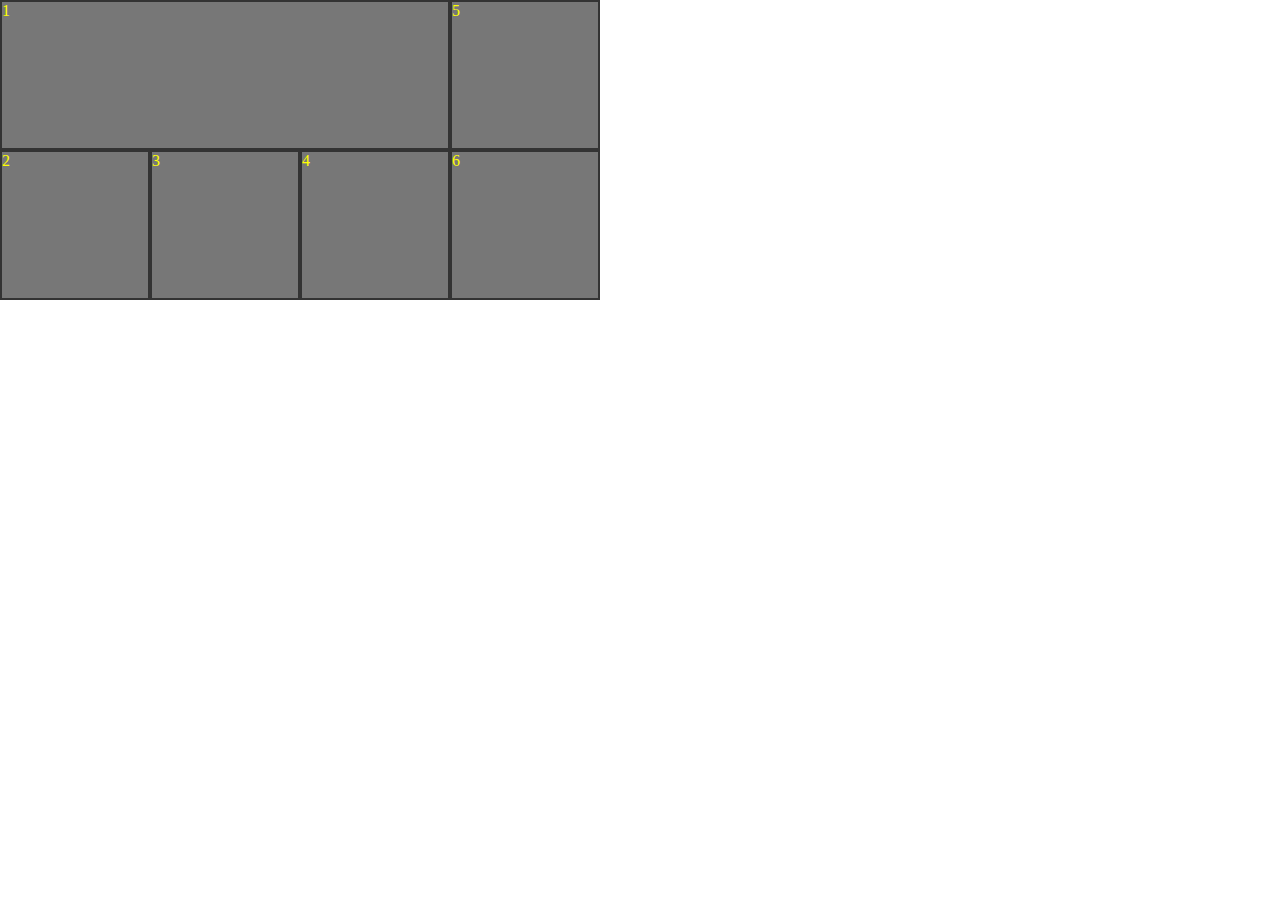
<file: CSS/Grid Utilization/index.html>
<!DOCTYPE html>
<html lang="en">
<head>
    <meta charset="UTF-8">
    <meta name="viewport" content="width=device-width, initial-scale=1.0">
    <link href="style.css" rel="stylesheet">
    <title>Grid</title>
</head>
<body>


<div class="footer1">
    <div class="item first">1</div>
    <div class="item second">2</div>
    <div class="item third">3</div>
    <div class="item fourth">4</div>
    <div class="item fifth">5</div>
    <div class="item sixth">6</div>
</div>

</body>
</html>
</file>
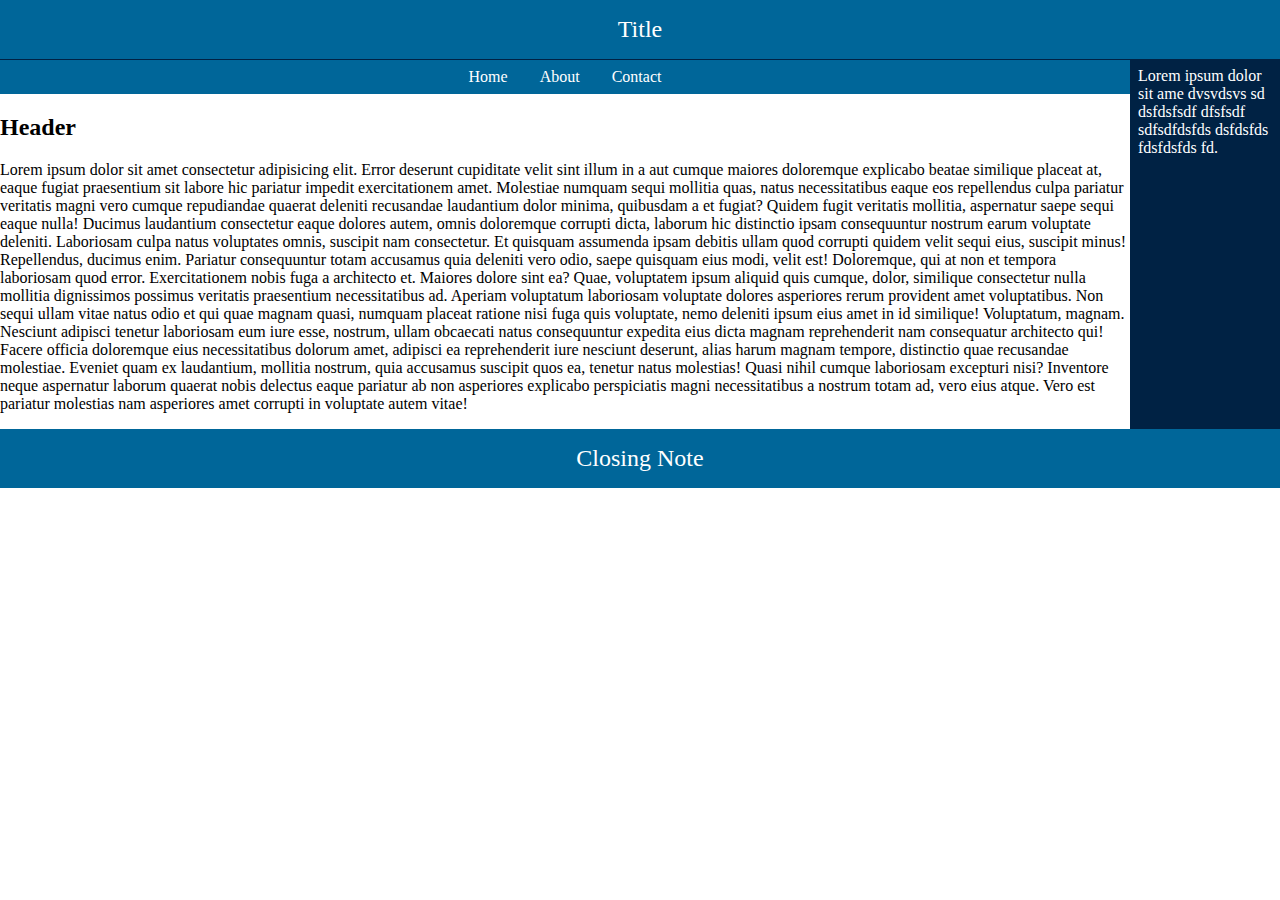
<file: CSS/gridMiniProject/index.html>
<!DOCTYPE html>
<html lang="en">
<head>
    <meta charset="UTF-8">
    <link href="style.css" rel="stylesheet">
    <meta name="viewport" content="width=device-width, initial-scale=1.0">
    <title>Document</title>
</head>
<body class="grid-container">
    <header class="header">Title</header>
    <nav class="nav">
        <ul class="ul-list">
            <li>Home</li>
            <li>About</li>
            <li>Contact</li>
        </ul>
    </nav>
  <main class="content-class">
    <article>
        <h2>Header</h2>
        <p>Lorem ipsum dolor sit amet consectetur adipisicing elit. Error deserunt cupiditate velit sint illum in a aut cumque maiores doloremque explicabo beatae similique placeat at, eaque fugiat praesentium sit labore hic pariatur impedit exercitationem amet. Molestiae numquam sequi mollitia quas, natus necessitatibus eaque eos repellendus culpa pariatur veritatis magni vero cumque repudiandae quaerat deleniti recusandae laudantium dolor minima, quibusdam a et fugiat? Quidem fugit veritatis mollitia, aspernatur saepe sequi eaque nulla! Ducimus laudantium consectetur eaque dolores autem, omnis doloremque corrupti dicta, laborum hic distinctio ipsam consequuntur nostrum earum voluptate deleniti. Laboriosam culpa natus voluptates omnis, suscipit nam consectetur. Et quisquam assumenda ipsam debitis ullam quod corrupti quidem velit sequi eius, suscipit minus! Repellendus, ducimus enim. Pariatur consequuntur totam accusamus quia deleniti vero odio, saepe quisquam eius modi, velit est! Doloremque, qui at non et tempora laboriosam quod error. Exercitationem nobis fuga a architecto et. Maiores dolore sint ea? Quae, voluptatem ipsum aliquid quis cumque, dolor, similique consectetur nulla mollitia dignissimos possimus veritatis praesentium necessitatibus ad. Aperiam voluptatum laboriosam voluptate dolores asperiores rerum provident amet voluptatibus. Non sequi ullam vitae natus odio et qui quae magnam quasi, numquam placeat ratione nisi fuga quis voluptate, nemo deleniti ipsum eius amet in id similique! Voluptatum, magnam. Nesciunt adipisci tenetur laboriosam eum iure esse, nostrum, ullam obcaecati natus consequuntur expedita eius dicta magnam reprehenderit nam consequatur architecto qui! Facere officia doloremque eius necessitatibus dolorum amet, adipisci ea reprehenderit iure nesciunt deserunt, alias harum magnam tempore, distinctio quae recusandae molestiae. Eveniet quam ex laudantium, mollitia nostrum, quia accusamus suscipit quos ea, tenetur natus molestias! Quasi nihil cumque laboriosam excepturi nisi? Inventore neque aspernatur laborum quaerat nobis delectus eaque pariatur ab non asperiores explicabo perspiciatis magni necessitatibus a nostrum totam ad, vero eius atque. Vero est pariatur molestias nam asperiores amet corrupti in voluptate autem vitae!</p>
    </article>
  </main>
  <aside class="sidebar">Lorem ipsum dolor sit ame dvsvdsvs sd dsfdsfsdf dfsfsdf sdfsdfdsfds dsfdsfds fdsfdsfds fd.</aside>
  <footer class="footer">Closing Note</footer>
</body>
</html>
</file>
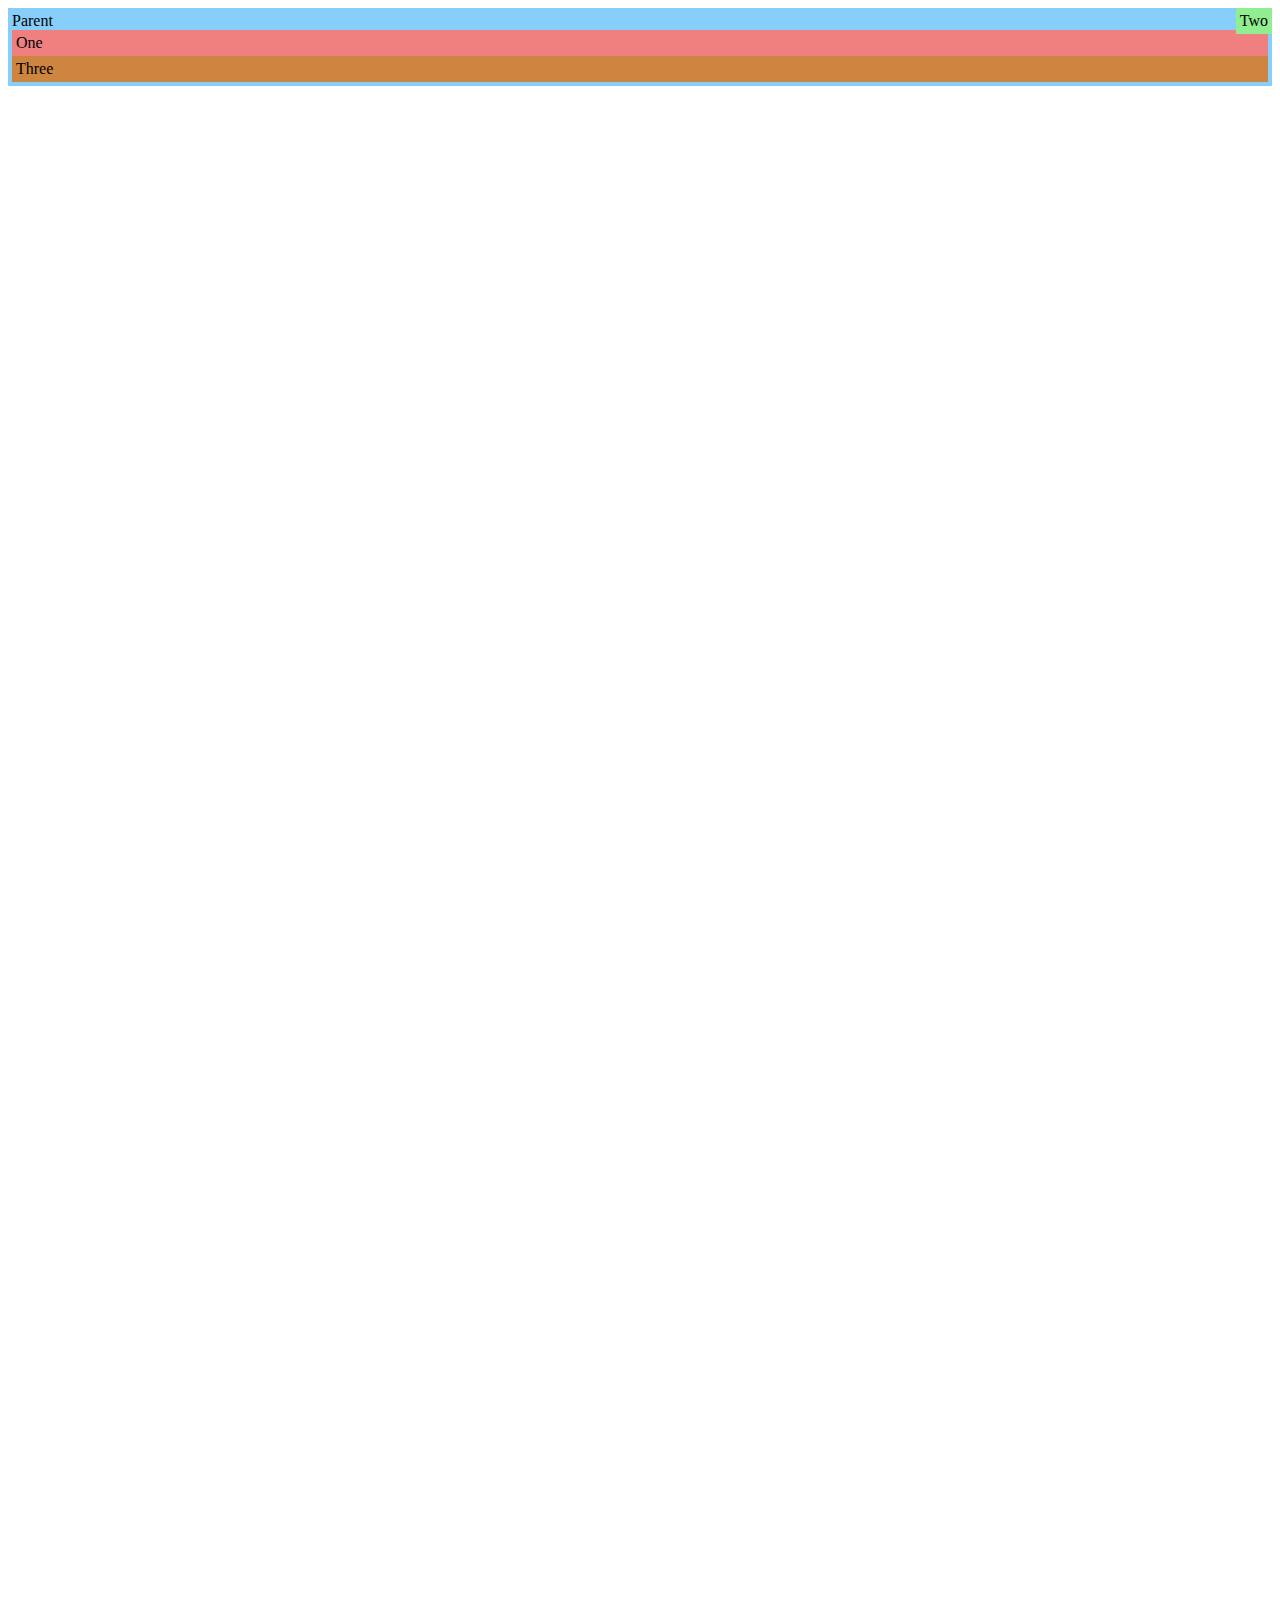
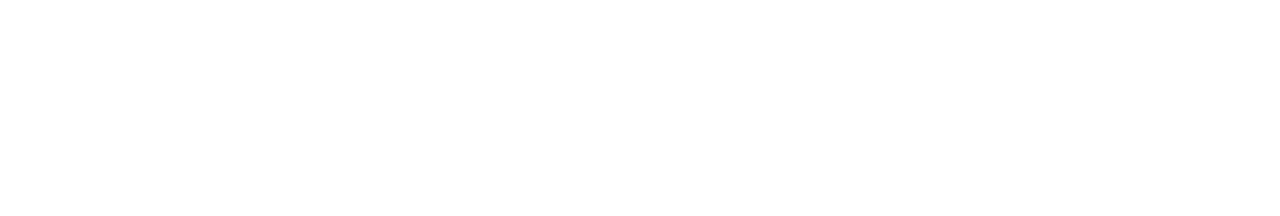
<file: CSS/Positions/index.html>
<!DOCTYPE html>
<html lang="en">
<head>
    <meta charset="UTF-8">
    <meta name="viewport" content="width=device-width, initial-scale=1.0">
    <title>Document</title>
    <style>
        .parent {
            padding: .25rem;
            position: relative;
            background-color: lightskyblue;
        }

        .child1 {
            position: sticky;
            padding: .25rem;
            background-color: lightcoral;
        }

        .child2 {
            position: absolute;
            top: 0;
            right: 0;
            padding: .25rem;
            background-color: lightgreen;
        }

        .child3 {
            padding: .25rem;
            background-color: peru;
        }

        body {
            height: 200vh;
        }

        
    </style>
</head>
<body>
    <div class="parent">
        Parent
        <div class="child1">One</div>
        <div class="child2">Two</div>
        <div class="child3">Three</div>
    </div>
</body>
</html>
</file>
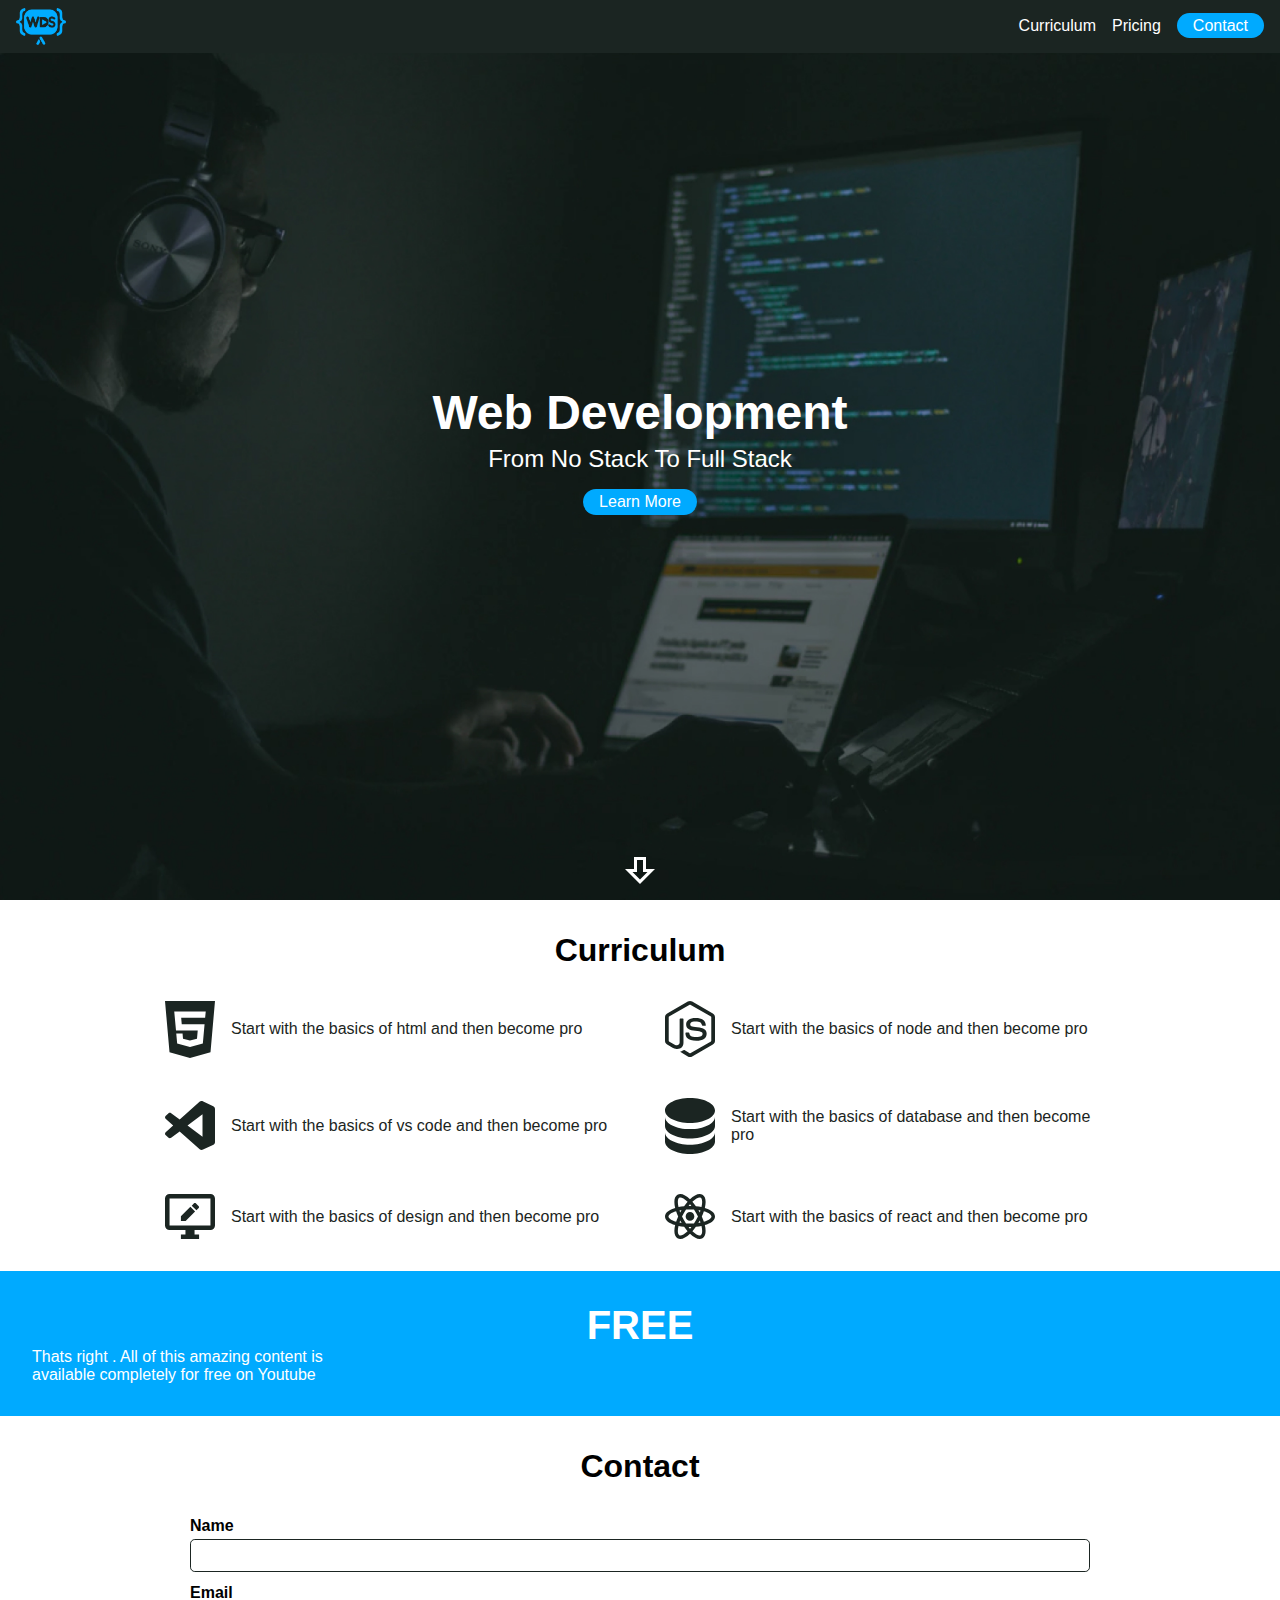
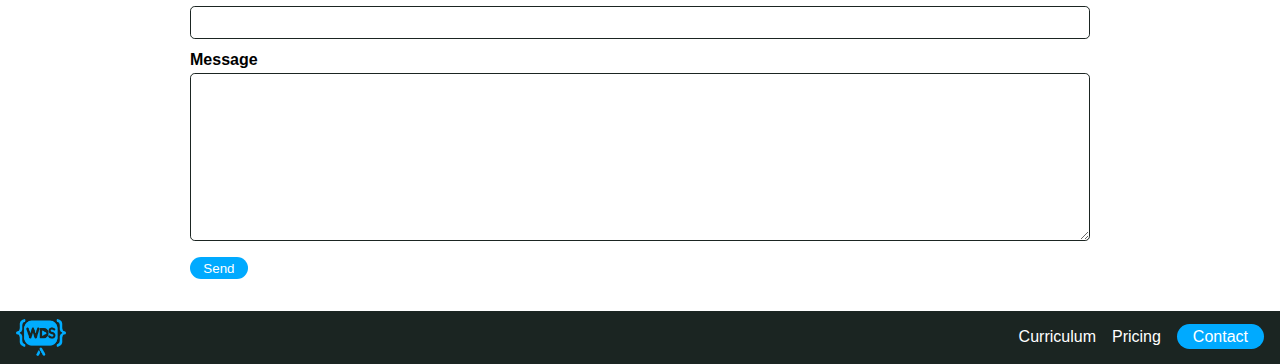
<file: CSS/bootCamp Project/bootcamp.html>
<!DOCTYPE html>
<html lang="en">
<head>
    <link rel="stylesheet" href="style.css">
    <meta charset="UTF-8">
    <meta name="viewport" content="width=device-width, initial-scale=1.0">
    <title>Vivek</title>
</head>
<body>
    <header class="full-screen-header">
        <nav class="nav nav-top">
            <img class="logo" src="img/wds_logo.png" alt="Web Development">
            <ul class="nav-list">
                <li><a href="#">Curriculum</a></li>
                <li><a href="#">Pricing</a></li>
                <li><a class="btn" href="#">Contact</a></li>
            </ul>
        </nav>
        <h1 class="title">Web Development</h1>
        <span class="sub-title">From No Stack To Full Stack</span>
        <a class="btn" href="#">Learn More</a>
        <img class="scroll-down-icon" src="img/arrow_down.svg" alt="Scroll Down">
    </header>

    <main>
        <section class="section">
            <h2 class="section-title">Curriculum</h2>
            <div class="curriculum-grid">
                <div class="curriculum-grid-item">
                    <img src="img/html_icon.svg" alt="hmtl5 icon">
                    <p>Start with the basics of html and then become pro</p>
                </div>
                
                <div class="curriculum-grid-item">
                    <img src="img/node_js_icon.svg" alt="hmtl5 icon">
                    <p>Start with the basics of node and then become pro</p>
                </div>

                <div class="curriculum-grid-item">
                    <img src="img/vscode_icon.svg" alt="hmtl5 icon">
                    <p>Start with the basics of vs code and then become pro</p>
                </div>

                <div class="curriculum-grid-item">
                    <img src="img/database_icon.svg" alt="hmtl5 icon">
                    <p>Start with the basics of database and then become pro</p>
                </div>

                <div class="curriculum-grid-item">
                    <img src="img/edit_page_icon.svg" alt="hmtl5 icon">
                    <p>Start with the basics of design and then become pro</p>
                </div>

                <div class="curriculum-grid-item">
                    <img src="img/react_icon.svg" alt="hmtl5 icon">
                    <p>Start with the basics of react and then become pro</p>
                </div>
            </div>
        </section>

        <section class="section section-accent">
            <h2 class="section-title free-title">Free</h2>
            <p class="free-sub-title">Thats right . All of this amazing content is available completely for free on Youtube</p>
        </section>

        <section class="section">
            <h2 class="section-title">Contact</h2>
            <form class="form">
                <label for="name">Name</label>
                <input type="text" name="name" id="name">
                <label for="email">Email</label>
                <input type="email" name="email" id="email">
                <label for="message">Message</label>
                <textarea name="message" id="message" cols="30" rows="10"></textarea>
                <button class="btn btn-sq" type="submit">Send</button>

            </form>
        </section>

        <footer>
             <nav class="nav nav-bottom">
            <img class="logo" src="img/wds_logo.png" alt="Web Development">
            <ul class="nav-list">
                <li><a href="#">Curriculum</a></li>
                <li><a href="#">Pricing</a></li>
                <li><a class="btn" href="#">Contact</a></li>
            </ul>
        </nav>
        </footer>
    </main>
</body>
</html>
</file>
<file: Figma/style.css>
:root {
    --home-color:#FB5F66;
    --heroPage-Icons:border: 1px solid #FB5F6521;
     --light-color: white;
}

*{
    margin: 0;
    padding: 0;
    box-sizing: border-box;
}


.full-container {
  min-width: 1440px;
  position: relative;
  margin-left: auto;
  margin-right: auto;
  margin-bottom: 139px;
}

.nav-bar {
  position: sticky;
	top: 0;
	background-color: white;
	z-index: 4;
}

/* .nav-bar-width {
 margin: 0px auto;
} */

.navBar-Box {
justify-content: space-between;
display: flex;
 max-width: 1440px;
 margin: 0px auto;
}

.logo {
    background-image: url(svg_images/logo.svg);
    width: 42.730430603027344px;
    height: 53.48967742919922px;
    flex: 0.18;
    background-repeat: repeat-y;
}


.page {
gap: 48px;
color: #2B2B2B;
font-weight: 400;
}

.page .a1 , .a2 , .a3 {
color: var(--dark-black, #2B2B2B);
font-family: Outfit;
font-size: 18px;
font-style: normal;
font-weight: 400;
line-height: normal;
}

.login {
width: 43px;
height: 20px;
top: 47px;
left: 1097.5px;
font-family: Outfit;
font-size: 16px;
font-weight: 500;
line-height: 20px;
letter-spacing: 0em;
text-align: center;
color: var(--home-color);
}

nav{
    font-family: 'Outfit', sans-serif;
    align-items: center;
    background-color: #fff;
    padding: 30px 120px;
}

.welcome-section{
  display: flex;
  align-items: center;
  justify-content: center;
}


/* honeycomb section */
.honeycomb {
  	position: absolute;
	height: 405px;
	z-index: 1;
}

/* .left-img, .right-img {
  position: absolute;
  z-index: -1;
  max-width: 722.18px;
  height: 405px;
} */

.left-img {
  left: 0;
}

.right-img {
    right: 0;
}

.hero-full-container{
	position: relative;
	width: 100%;
	min-height: 483px;
	display: flex;
	justify-content: center;
	align-items: center;
}

.hero-full-container , .section , .section-try, .section-explore{
	max-width: 1240px;
	margin-left: auto;
	margin-right: auto;
	padding: 0px 20px;
}


.left a, .right a{
    display: flex;
    justify-content: center;
    align-items: center;
    border-radius: 50%;
    background-color: #f2f2f2;
    width: 60px;
    height: 60px;
    box-shadow: 0px 4px 4px 0px #00000040;
    background-color: #FC7F85;
    position: absolute;
}

.left-1 {
    top: 86px;
    left: 159px;
    animation: slide-in 0.5s ease-out forwards;
}


.left-2 {
    bottom: 116px;
    left: 22px;
    animation: slide-in 0.75s ease-out forwards;
}

.right-1 {
    top: 81px;
    right: 199px;
    animation: slide-in 1s ease-out forwards;
}

.right-2 {
    bottom: 166px;
    right: 19px;
    animation: slide-in 1.25s ease-out forwards;
}

@keyframes slide-in {
  0% {
    transform: scale(0);
    opacity: 0;
  }
  100% {
    transform: scale(1);
    opacity: 1;
  }
}

.section-explore h1 {
    width: 491px;
    height: 100px;
    font-family: Outfit;
    font-size: 40px;
    font-weight: 600;
    line-height: 50px;
    letter-spacing: 0.02em;
    text-align: left;

}

.section-explore p {
width: 497px;
height: 53px;
top: 829px;
left: 120px;
font-family: Outfit;
font-size: 16px;
font-weight: 400;
line-height: 26px;
letter-spacing: 0.02em;
text-align: left;
color: #414141;
}

.explore1{
width: 99px;
/* height: 20px; */
top: 950px;
left: 137px;
font-family: Outfit;
font-size: 16px;
font-weight: 500;
line-height: 20px;
letter-spacing: 0.02em;
text-align: center;
color: #FB5F66;
}

.explore2 {
/* width: 12px;
height: 12px; */
top: 955px;
left: 248px;
padding: 0px 2px 0px 2.5px;

}

.h-property {
font-family: Outfit;
font-size: 44px;
font-weight: 600;
line-height: 57px;
letter-spacing: 0.02em;
text-align: center;
color: #222222;
}

.p-property {
  font-family: Outfit;
font-size: 16px;
font-weight: 400;
line-height: 28px;
letter-spacing: 0.02em;
text-align: left;
color: #414141;
}

.welcome-page {
  display: flex;
  flex-direction: column;
  align-items: center;
  justify-content: center;
  max-width: 650px;
}

.welcome-page h1 {
text-align: center;
margin-bottom: 20px;
/* width: 568px;
height: 114px;
top: 185px;
left: 436px; */
}

.welcome-page p {
    text-align: center;
    margin-bottom: 50px;
}

.h-tag {
padding-top: 100px;
padding-left: 120x;
left: 120px;
}
.p-tag {
    display: block;
    margin-block-start: 1em;
    margin-block-end: 1em;
    margin-inline-start: 0px;
    margin-inline-end: 0px;
    margin-bottom: 40px;
}

.button-explore-outer {
width: 157px;
height: 55px;
padding-left: 15px;
top: 932px;
left: 120px;
border-radius: 10px;
border: 1px;
background: #FB5F6633;
border: 1px solid #FB5F6633;
box-shadow: 0px 1px 0px 0px #FB5F661A;
}

.section2 {
    position: relative;
        width: 50%;
}

.coaching-1 {
padding-top: 119px;
padding-left: 131px;
position: relative;
}
.section-about {
    display: flex;
    gap: 82px;
    justify-content: center;
    padding-inline: 120px;
    grid-template-columns: repeat(auto-fit,minmax(290px,18fr));
    /* gap: 20px; */
    align-items: center;
}

nav ul {
    display: flex;
    align-items: center;
    top: 45px;
    left: 474px;
    gap: 48px;
    list-style: none;
}

.aboutme  ul {
    list-style: none;
}

.page ul {
    display: flex;
    align-items: center;
}

.list-section {
  display: flex;
  flex-direction: column;
  align-items: flex-start;
}
.list-section ul {
  margin-bottom: 12.76px;
}

.aboutme {
  list-style: none;
  padding: 0;
}

.aboutme li {
  display: flex;
  align-items: center;

}

.aboutme li img {
    margin-top: 5px;
    margin-right: 12px;
}

.aboutme li span {
  display: inline-block;
}
.title {
    font-family: Outfit;
    font-size: 40px;
    font-weight: 600;
    line-height: 50px;
    letter-spacing: 0.02em;
    text-align: left;
    color: #222222;
    padding-bottom: 23px;
}

.button-learn-outer {
    width: 157px;
    height: 55px;
    padding-left: 15px;
    top: 932px;
    left: 120px;
    border-radius: 10px;
    border: 1px;
    background: #FB5F6633;
    border: 1px solid #FB5F6633;
    box-shadow: 0px 1px 0px 0px #FB5F661A;
}
.section-try h2 {
margin-top: 17px;
    margin-bottom: 14px;
    font-family: Outfit;
    font-size: 40px;
    font-weight: 600;
    line-height: 50px;
    letter-spacing: 0.01em;
    text-align: left;
    width: 342px;
    height: 50px;
    color: #222222;
}

.section-try .p {
width: 593px;
height: 112px;
top: 1840px;
left: 120px;
font-family: Outfit;
font-size: 16px;
font-weight: 400;
line-height: 28px;
letter-spacing: 0.02em;
text-align: left;
color: #414141;
}

.section-try {
    width: 1441px;
    height: 447px;
    top: 1676px;
    margin: 0 auto;
    justify-content: space-evenly;
    display: flex;
    background: linear-gradient(120.37deg, rgba(254, 251, 251, 0.6) 0%, rgba(255, 239, 239, 0.1) 100%);
}
.section-container-3 p {
    margin-bottom: 34px;
    width: 593px;
    height: 112px;
    top: 1840px;
    left: 120px;
    font-family: Outfit;
    font-size: 16px;
    font-weight: 400;
    line-height: 28px;
    letter-spacing: 0.02em;
    text-align: left;
    color: #414141;
}
.button-3-outer:hover {
    background-color: white;
}
.button-learn-outer:hover {
    background-color: white;
}

.button-3-outer:hover {
    background-color: white;
}

.button-outer:hover {
  background-color: transparent;
  border: 1px solid black;
  color: black;
}
.button-explore-outer:hover {
    background-color: white;
}
.btn-margin {
  padding: 12px;
}

.button-outer p{
 font-family: Outfit;
font-size: 16px;
font-weight: 600;
line-height: 18px;
letter-spacing: 0em;
text-align: center;
width: 142px;
height: 18px;
}

.button-3-outer:hover {
    background-color: white;
}

.button-learn-outer .explore2 {
  transition: transform 0.3s ease-in-out;
}

.button-3-outer .explore2 {
  transition: transform 0.3s ease-in-out;
}

.button-explore-outer .explore2 {
  transition: transform 0.3s ease-in-out;
}

.button-3-outer .explore2 {
  transition: transform 0.3s ease-in-out;
}

.button-learn-outer:hover .explore2 {
  transform: translateX(10px);
}

.button-3-outer:hover .explore2 {
  transform: translateX(10px);
}

.button-explore-outer:hover .explore2 {
  transform: translateX(10px);
}
.button-3-outer:hover .explore2 {
  transform: translateX(10px);
}

.workSvg {
padding-top: 8px;
position: relative;
}

.wrapper {
    align-items: center;
}





.home {
color: var(--home-color);
width: 49px;
height: 23px;
font-family: Outfit;
font-size: 18px;
font-weight: 600;
line-height: 23px;
letter-spacing: 0em;
text-align: left;
}

/* .nav-container {
    display: flex;
    align-items: center;
    justify-content: space-between;
    height: 76px;
    width: min(100%,1230px);
    padding: 0 15px;
    margin-inline: auto;
    background-color: white;
    transition: background-color 0.3s;
} */

header {
display: block;
}

.page{
width: 383px;
height: 23px;
gap: 48px;
}

/* .welcome-page {
    display: flex;
    flex-direction: column;
    justify-content: space-between;
    align-items: center;
    font-family: Outfit;
} */


/* 
.welcome-page a {
width: Fixed (180px);
height: Fixed (60px);
top: 400px;
left: 630px;
padding: 16px 34px;
border-radius: 8px;
gap: 8px;
} */

.welcome-button {
width: Fixed (180px);
padding-top: 50px;
height: Fixed (60px);
top: 392px;
left: 630px;
padding: 12px 16px 12px 16px;
border-radius: 8px;
gap: 8px;
background: #FB5F66;
color: white;
padding-bottom: 182px;
}

/* .welcome-button:hover{
    background-color: black;
}
.welcome-page p {
    margin-top: 20px;
}

.welcome-page a {
    margin-top: 50px;
}
 */

/* svg {
    position: absolute;
    z-index: 0;
} */

.center-text2 {
width: 598px;
height: 2px;
top: 320px;
left: 421px;
font-family: Outfit;
position: absolute;
font-size: 18px;
font-weight: 400;
line-height: 23px;
letter-spacing: 0.02em;
text-align: center;
color: #414141;
left: 545px;
}

.center-text3{
position: absolute;
top: 400px;
left: 750px;
}

.red {
width: Fixed (136px);
height: Fixed (52px);
top: 31px;
left: 1184px;
padding: 12px 40px 12px 42px;
border-radius: 8px;
gap: 10px;
background: #FB5F66;
}

.col {
width: Fixed (198px);
height: Fixed (60px);
top: 2686px;
left: 621px;
padding: 12px 16px 12px 16px;
border-radius: 8px;
gap: 8px;
}

.real {
padding: 12px 40px 12px 42px;
border-radius: 8px;
gap: 10px;
background: #FB5F66;
}

.btn {
font-family: Outfit;
font-size: 16px;
font-weight: 500;
line-height: 20px;
letter-spacing: 0em;
text-align: center;
width: 60px;
height: 20px;
color: #FFFFFF;
text-decoration: none;
border: solid 2px;
transition: opacity .5s ease;
}

.btn-topic{
font-family: Outfit;
font-size: 16px;
font-weight: 500;
line-height: 20px;
letter-spacing: 0em;
text-align: center;
width: 60px;
height: 20px;
color: #FFFFFF;
text-decoration: none;
border: solid 2px;
}

.btn:hover{
    /* background-color: transparent;
    border:red solid 2px; */
    /* color:red; */
    opacity: .8;
}

/* .btnn {

text-decoration: none;
padding: 12px 16px 12px 16px;
border-radius: 8px;
gap: 8px;
background: #FB5F66;
color: white;
width: 100px;
height: 15px;
top: 20px;
font-family: Outfit;
font-size: 18px;
font-weight: 400;
letter-spacing: 0.02em;
text-align: center;
display: flex;
position: absolute;
justify-content: center;
align-items: center;
top: 1px;
left: 436px;
} */


/* 
.left1 {
width: 652px;
height: 405px;
top: 151px;
left: -1px;
 border-radius: 50%;
background-color: linear-gradient(180deg, #FFFFFF -3.22%, rgba(255, 255, 255, 0) 49.88%);
}

.left2 {
width: 652px;
height: 405px;
top: 634px;
color: linear-gradient(180deg, #FFFFFF -3.22%, rgba(255, 255, 255, 0) 49.88%);
}


.left3 {
width: 652px;
height: 405px;
top: 151px;
left: 786px;
color: linear-gradient(180deg, #FFFFFF -3.22%, rgba(255, 255, 255, 0) 49.88%);
}


.left4 {
width: 652px;
height: 405px;
top: 634px;
left: 786px;
color: linear-gradient(180deg, #FFFFFF -3.22%, rgba(255, 255, 255, 0) 49.88%);
} */

.special {
    width: 652px;
height: 405px;
top: 634px;
background: linear-gradient(180deg, #FFFFFF -3.22%, rgba(255, 255, 255, 0) 49.88%);

}




.robot-movement-1 {
  transform-origin: center;
  animation: swing 2s ease-in-out infinite;
}

@keyframes swing {
  0% {
    transform: rotate(0deg);
  }
  50% {
    transform: rotate(15deg);
  }
  100% {
    transform: rotate(0deg);
  }
}

.robot-movement-2 {
  animation: blink 3s infinite;
}

@keyframes blink {
  0%,
  90%,
  100% {
    fill-opacity: 0.8;
  }
  95% {
    fill-opacity: 0;
  }
}













/* .left{
    left: 400px;
    top: 200px;
    position: absolute;
    overflow: hidden;
} */

.common-topics {
width: 274px;
height: 106px;
top: 2389px;
left: 120px;
border-radius: 12px;
border: 1px;
background: linear-gradient(0deg, rgba(221, 220, 220, 0.1), rgba(0, 0, 0, 0.1)),
linear-gradient(0deg, #FFFFFF, #FFFFFF);
border: 1px solid #0000001A;
box-shadow: 0px 2px 16px 0px #0000000A;
}

.topic1 , .topic2{
  display: flex;
  align-items: center;
  justify-content: center;
  width: 60px;
  height: 60px;
  border-radius: 50%;
  background-color: #FFEEEF;
  transform: translate(-50%, -50%);
  position: absolute;
}

.topic1 {
  margin-right: 130px;
    margin-top: 60px;
}

.box h3{
top: 2418px;
left: 215px;
font-family: Outfit;
font-size: 18px;
font-weight: 500;
line-height: 23px;
letter-spacing: 0.01em;
text-align: left;
color: #222222;
}

.box p {
  width: 103px;
height: 21px;
top: 2443px;
left: 215px;
font-family: Outfit;
font-size: 16px;
font-weight: 400;
line-height: 24px;
letter-spacing: 0.02em;
text-align: left;
color: #414141B2;
}


.frame1,
.frame2,
.frame3,
.frame4 {
  display: flex;
  align-items: center;
  justify-content: center;
  width: 75.75843048095703px;
  height: 75.75843048095703px;
  border-radius: 50%;
  background-color: #f2f2f2;
  background-color: whitesmoke;
  box-shadow: 0px 4px 4px 0px #00000040;
  transform: translate(-50%, -50%);
  position: absolute;
}


.frame1 {
  top: 150px;
  left: 131px;
}

.frame2 {
  top: 269px;
  left: 268px;
}

.frame3 {
    top: 150px;
    left: 400px;
}

.frame4 {
    top: 269px;
    left: 580px;
  position: absolute;
  overflow: hidden;
}



.hero-section2{
width: cover;
height: 448px;
top: 600px;
background: linear-gradient(120.37deg, rgba(254, 251, 251, 0.6) 0%, rgba(255, 239, 239, 0.1) 100%);
}





.aboutme button {
  padding-top: 22px;
}

.aboutme li {
    font-family: Outfit;
    font-size: 16px;
    font-weight: 400;
    line-height: 26px;
    letter-spacing: 0.02em;
    text-align: left;
    width: 576px;
    top: 1264.236328125px;
    left: 736px;
    padding-bottom: 34px;
    list-style: none;
    display: flex;
    align-items: flex-start;
    padding-bottom: 14px;
}

.aboutme li {
    display: flex;
    align-items: flex-start;
    /* margin-bottom: 10px; */
}



.hero-section3{
width: cover;
height: 448px;
top: 0px;
background: linear-gradient(120.37deg, rgba(254, 251, 251, 0.6) 0%, rgba(255, 239, 239, 0.1) 100%);
}

.text-1 {
position: absolute;
width: 576px;
height: 52px;
top: 1250.236328125px;
left: 736px;
}

.robot-area {
position: absolute;
width: 492.99993896484375px;
height: 411.0437316894531px;
top: 900px;
left: 150px;
border: 0.54px solid #263238CC;
}

.about-page h1{
position: absolute;
width: 182px;
height: 50px;
top: 1150.236328125px;
left: 706px;
font-family: Outfit;
font-size: 40px;
font-weight: 600;
line-height: 50px;
letter-spacing: 0.02em;
text-align: left;

}

.about-page3 {
position: absolute;
width: 18px;
height: 18px;
top: 1404px;
left: 706px;

}

.text-3 {
width: 576px;
height: 30px;
top: 1396.236328125px;
left: 738px;
font-family: Outfit;
font-size: 16px;
font-weight: 400;
line-height: 30px;
letter-spacing: 0.02em;
text-align: left;
}

.about-sec{
   font-family: Outfit;
}

.about-page1 img {
    position: absolute;
    width: 18px;
height: 18px;
top: 1270.236328125px;
left: 706px;

}

.text-1 {
    font-family: Outfit;
}

.about-page2 img {
position: absolute;
width: 18px;
height: 18px;
top: 1334.236328125px;
left: 706px;

}





.about {
width: 182px;
height: 50px;
top: 1200.236328125px;
left: 706px;
font-family: Outfit;
font-size: 40px;
font-weight: 600;
line-height: 50px;
letter-spacing: 0.02em;
text-align: left;


}

.text-2 {
position: absolute;
width: 576px;
height: 52px;
top: 1300.236328125px;
left: 736px;
font-family: Outfit;
font-size: 16px;
font-weight: 400;
line-height: 26px;
letter-spacing: 0.02em;
text-align: left;

}

@keyframes slide {
  0% {
    transform: translateX(-100%);
  }
  100% {
    transform: translateX(0);
  }
}

.robot1 {
position: absolute;
width: 239.00030517578125px;
height: 278.87640380859375px;
top: 920.236328125px;
left: 255px;
overflow: hidden;
z-index: 1;

}

.robot1 {
    position: absolute;
  animation: slide 1s ease-out forwards;
  animation: slide 3s linear infinite;
  width: 239.00030517578125px;
height: 278.87640380859375px;
top: 1171.236328125px;
left: 255px;

}

.robot2 {
position: absolute;
width: 492.99993896484375px;
height: 411.0437316894531px;
top: 1163px;
left: 131px;
border: 0.54px solid #263238CC;

}


.hero-text {
left: 120px;
font-family: Outfit;
font-size: 40px;
font-weight: 600;
line-height: 50px;
letter-spacing: 0.02em;
}

.hero-text2 {
    width: 497px;
height: 53px;
top: 750px;
left: 120px;
font-family: Outfit;
font-size: 16px;
font-weight: 400;
line-height: 26px;
letter-spacing: 0.02em;
text-align: left;
position: absolute;

}



.img-line {
/* width: 162px;
height: 450px; */
position: absolute;
top: 600px;
left: 789px;
border: 1px;
/* angle: 90 deg; */

}

.container {
    display: flex;
    align-items: center;
    justify-content: space-between;
    height: 76px;
}



.hero-full-container-2 {

    display: flex;
    justify-content: center;
    align-items: center;
    font-family: Outfit;

}

.hero-text .svg-pic{
    width: 50%;
}

.btnnn {
color: white;
background-color: #FC7F85;
width: Fixed (180px);
height: Fixed (60px);
top: 392px;
left: 630px;
padding: 12px 16px 12px 16px;
border-radius: 8px;
gap: 8px;
border: none;
}

.btnnn:hover {
    background-color: transparent;
    border:red solid 2px;
    color:red
}

.hero-full-container-2 {
    width: 1441px;
height: 448px;
top: 615px;
background: linear-gradient(120.37deg, rgba(254, 251, 251, 0.6) 0%, rgba(255, 239, 239, 0.1) 100%);
}

.hero-full-container-2 h1 {
width: 600px;
height: 100px;
top: 715px;
left: 120px;
font-family: Outfit;
font-size: 40px;
font-weight: 600;
line-height: 50px;
letter-spacing: 0.02em;
text-align: left;
padding-left: 120px;
}

.hero-text{
    padding-left: 120px;
}

.hero-full-container-2 p {
width: 497px;
height: 53px;
top: 829px;
left: 120px;
font-family: Outfit;
color: #414141;
font-size: 16px;
font-weight: 400;
line-height: 26px;
letter-spacing: 0.02em;
text-align: left;
padding-top: 14px;
padding-left: 120px;
}



  .btn-welcome {
    padding: 12px 16px 12px 16px;
    display: flex;
    justify-content: center;
    font-size: 16px;
    gap: 8px;
    align-items: center;
    font-family: Outfit;
    width: 180px;
    height: 60px;
    text-decoration: none;
    background-color: #FB5F66;
    color: #FFFFFF;
    border-radius: 8px;
    transition: opacity .5s ease;
  }

  .btn-welcome a {
width: 85px;
height: 20px;
font-family: Outfit;
font-size: 16px;
font-weight: 500;
line-height: 20px;
letter-spacing: 0em;
text-align: center;
color: #FFFFFF;
  }


  /* Styles when hovering over the button */
  .btn-welcome:hover {
    opacity: .8;
  }



.explore-button {
width: 157px;
height: 55px;
top: 932px;
border-radius: 10px;
border: 1px;
background: #FB5F6633;
border: 1px solid #FB5F6633;
box-shadow: 0px 1px 0px 0px #FB5F661A;
}

.explore-button:hover{
    background-color: white;
    border: 1px red solid;
}

/* .explore-btn {
font-family: Outfit;
font-size: 16px;
font-weight: 500;
line-height: 20px;
letter-spacing: 0em;
text-align: center;
width: 60px;
height: 20px;
color: #FFFFFF;
text-decoration: none;
border: solid 2px;
} */

.explore-btn {
width: Fixed (136px);
height: Fixed (52px);
top: 31px;
left: 1184px;
padding: 12px 40px 12px 42px;
border-radius: 8px;
gap: 10px;
background: #FB5F66;
color: white;
}

.explore-btn:hover {
     background-color: transparent;
    border:red solid 2px;
    color:red
}

.hero-full-container-2 button {
width: 157px;
height: 55px;
top: 932px;
left: 120px;
border-radius: 10px;
border: 1px;
background: #FB5F6633;
border: 1px solid #FB5F6633;
box-shadow: 0px 1px 0px 0px #FB5F661A;

}

.hero-full-container-2 button:hover {
    background-color: white;
}

.explore-move {
    padding-left: 120px;
    padding-bottom: 6px;
    padding-top: 33px;
}

.exploreBtn {
top: 932px;
left: 120px;
border-radius: 10px;
text-align: center;
border: 1px;
background: #FB5F6633;
border: 1px solid #FB5F6633;
box-shadow: 0px 1px 0px 0px #FB5F661A;
text-decoration: none;
color: black;
}

.exploreBtn:hover {
    background-color: white;
}

.svg-pic {
    flex-direction: column;
    justify-content: space-evenly;

}

/* .section-container-3 h2 {
width: 342px;
height: 50px;
top: 1776px;
left: 120px;
font-family: Outfit;
font-size: 40px;
font-weight: 600;
line-height: 50px;
letter-spacing: 0.01em;
text-align: left;
color: #222222;

} */


header.fixed {
    box-shadow: 0 0 20px 20px rgba(0,0,0,.05);
}

button, a {
    cursor: pointer;
    transition: .5s; transition-duration: 0.5s; transition-timing-function: ease; transition-delay: 0s; transition-property: all
}

.button-3-outer {
    width: 157px;
    height: 55px;
    padding-left: 15px;
    top: 932px;
    left: 120px;
    border-radius: 10px;
    border: 1px;
    background: #FB5F6633;
    border: 1px solid #FB5F6633;
    box-shadow: 0px 1px 0px 0px #FB5F661A;
}

.button-outer {
    padding: 16px 34px;
    border-radius: 10px;
    gap: 8px;
    align-items: center;
    background: #FB5F66;
    display: flex;
    justify-content: center;
    border: 1px solid #FB5F6633;
    box-shadow: 0px 1px 0px 0px #FB5F661A;
    /* margin-left: 621px; */
    color: white;
}

.section-explore {
    height: 448px;
    /* margin: 0 auto; */
    top: 615px;
    /* justify-content: space-evenly; */
    display: flex;
    background: linear-gradient(120.37deg, rgba(254, 251, 251, 0.6) 0%, rgba(255, 239, 239, 0.1) 100%);
}

.hero-container-5 {
    display: grid;
    justify-content: center;
    /* border-radius: 12px; */
    /* margin-top: 50px; */
    /* place-content: center; */
    gap: 35px;
    /* margin-block: 0px; */
    grid-column-gap: 35px;
    grid-template-areas: "item item item item";
    background: linear-gradient(120.37deg, rgba(254, 251, 251, 0.6) 0%, rgba(255, 239, 239, 0.1) 100%);
}

.section-topics h2{
margin-top: 100px;
width: 594px;
height: 50px;
top: 2223px;
left: 435px;
font-family: Outfit;
font-size: 40px;
font-weight: 600;
line-height: 50px;
letter-spacing: 0.01em;
text-align: left;
color: #222222;
}

.section-topics p{
padding-bottom: 35px;
    /* margin-bottom: 30px; */
    /* left: 271px; */
    font-family: Outfit;
    font-size: 16px;
    font-weight: 400;
    line-height: 26px;
    /* letter-spacing: 0.02em; */
    text-align: center;
    color: #414141;
}

.section-exams {
  display: flex;
  flex-direction: column;
  justify-content: center;
  align-items: center;
  font-family: Outfit;
  margin-top: 100px;
  position: relative;
}

.section-exams p {
width: 596px;
height: 25px;
top: 3010px;
left: 422px;
font-family: Outfit;
font-size: 16px;
font-weight: 400;
line-height: 30px;
letter-spacing: 0.02em;
text-align: left;
}

.common-topics-exam {
width: 155.80865478515625px;
height: 86.56036376953125px;
top: 3085.439453125px;
left: 119px;
border-radius: 10.933940887451172px;
border: 1.8223234415054321px;
background: white;
border: 1px solid black;
cursor: pointer;
}

.common-topics-exam:hover {
border: 1.82px solid #FB5F664D;
box-shadow: 0px 3.6446468830108643px 20.04555892944336px 0px #FB5F6621;
}

.common-topics {
  
    padding: 24px; 
    display: flex;
    align-items: center;
    gap: 15px;
    text-align: left;
    border: 2px solid rgba(0,0,0,.1);
    border-radius: 12px;
    overflow: hidden;
    justify-content: center;
    min-height: 100px;
    /* background: white; */
    cursor: pointer;
}

.common-topics:hover {
  background: pink;
  border: #000 2px solid;
}



.section-topics {
  display: flex;
  flex-direction: column;
  justify-content: center;
  align-items: center;
  font-family: Outfit;
}




.hero-container-6 {
  position: relative;
  margin-top: 10px;
  margin-bottom: 0px;
  background: linear-gradient(120.37deg, rgba(254, 251, 251, 0.6) 0%, rgba(255, 239, 239, 0.1) 100%);
  padding-top: 50.54px;
  padding-bottom: 100px;
  display: grid;
  grid-column-gap: 35px;
  grid-template-areas: "item item item item item item item";
}

.exams1 {
  width: 109.33940887451172px;
  height: 47.01594543457031px;
  padding: 19.13px 23.69px 20.41px 23.69px;
}

.left-img1 {
  position: absolute;
  left: 0;
}

.right-img1 {
  position: absolute;
  right: 0;
}

	.footer-col {
		display: flex;
    align-items: center;
    justify-content: space-between;
    gap: 78px;
    padding: 114px 20px 59px 20px
	}

	.contact-img {
		justify-content: center;
	}

  /* Footer Section */
.footer-col,
.footer-section sub {
	max-width: 1240px;
	margin: 0 auto;
}

.footer-col {
	display: flex;
	align-items: center;
	justify-content: space-between;
	gap: 8px;
	padding: 114px 20px 47px 20px;
}

.footer-col-2 {
	width: 70%;
}

.footer-col-2 div {
	width: 30%;
}

.footer-col-2 {
	max-width: 60%;
	display: flex;
	align-items: center;
	justify-content: space-evenly;
	flex-wrap: wrap;
}

.footer-col-2 div ul {
	list-style-type: none;
}

.footer-col-2 div ul li {
	margin-bottom: 12px;
}

.footer-col-2 div ul li:first-child {
	font-size: 18px;
	line-height: 22.68px;
	font-weight: 500;
	letter-spacing: 0.2268px;
	color: rgba(65, 65, 65, 1);
	margin-bottom: 14px;
}

.footer-col-2 div ul li a {
	text-decoration: none;
	color: rgba(65, 65, 65, 1);
	font-weight: 4002;
	font-size: 16px;
	line-height: 22.16px;
}

.contact h2 {
	font-size: 24.87px;
	font-weight: 600;
	line-height: 31.34px;
	color: rgba(223, 77, 83, 1);
	margin-bottom: 14px;
}

.contact h2 span {
	font-weight: 400;
}

.contact p {
	font-size: 12px;
	margin-bottom: 24px;
	color: rgba(65, 65, 65, 1);
	letter-spacing: 0.24px;
	line-height: 15.12px;
	min-width: 323px;
}

.contact-img {
	display: flex;
	align-items: center;
	justify-content: flex-start;
	gap: 18.72px
}

.contact-img a {
	display: flex;
	align-items: center;
	justify-content: center;
	border-radius: 100%;
	border: 1.04px solid rgba(251, 95, 102, 1);
	width: 40.211px;
	height: 40.211px;
	/* padding: 8.01px 9.01px 10.01px 9.01px; */
}

.contact-img a:first-child {
	padding-left: 2px;
	background-color: rgba(251, 95, 102, 1);
	box-shadow: 0px 4px 16px 0px rgba(251, 95, 102, 0.13);
}

.contact-img a:hover {
	box-shadow: 0px 12px 16px 0px rgba(251, 95, 109, 0.13);
}

.footer-section sub {
	display: flex;
	justify-content: space-between;
}

.footer-link {
	margin-bottom: 38px;
}

.footer-link ul {
	display: flex;
	align-items: center;
	justify-content: center;
	gap: 40px;
	list-style-type: none;
}

.footer-link ul li a {
	text-decoration: none;
	font-size: 16px;
	font-weight: 400;
	line-height: 20.16px;
	color: rgba(65, 65, 65, 1);
}

.footer-link ul li a:hover,
.footer-col-2 div ul li a:hover {
	color: rgba(251, 95, 102, 1);
}

.footer-section sub p {
	font-size: 15px;
	font-weight: 300;
	line-height: 18.9px;
	color: rgba(65, 65, 65, 1);
}

hr {
	position: relative;
	/* bottom: 193px; */
	background: rgba(206, 212, 221, 0.5);
	height: 2px;
	border: none;
	margin-bottom: 38px;
}

.nav-bar-width {
  display: none;
}

.mobile-menu,
.mobile-close,
.mobile-navigation
{
  display: none;
}

@media (max-width: 1000px) {
/* nav menu start */
.nav-bar,.left , .right {
  display: none;
}

.logo-mobile {
    background-image: url(svg_images/logo.svg);
    width: 42.730430603027344px;
    height: 53.48967742919922px;
    flex: 0.18;
    left: 0;
    background-repeat: repeat-y;
}

.mobile-nav {
  position: sticky;
	top: 0;
	background-color: white;
	z-index: 4;
}

.mobile-navigation {
    display: flex;
    z-index: 100;
    right: 0;
    background-color: var(--light-color);
    position: fixed;
    /* left: 0; */
    top: 0;
    font-family: Outfit;
    font-size: large;
    /* width: 100%; */
    /* height: 100vh; */
    opacity: 0;
    pointer-events: none;
  }
 .mobile-navigation.active {
    opacity: 1;
    pointer-events: auto;
  }
   .mobile-close.active {
    opacity: 1;
    pointer-events: auto;
    top: 0;
    position: absolute;
  }
  .mobile-navigation ul {
    display: flex;
    flex-direction: column;
    align-items: center;
    width: 100%;
  }
  .mobile-navigation ul li {
    margin: 16px 0px;
  }
  .mobile-navigation ul li:last-child {
    margin-top: 24px;
  }
  .mobile-close,
  .mobile-menu {
    z-index: 200;
    background-color: var(--light-color);
    box-shadow: 0px 4px 26px -3px rgba(0, 0, 0, 0.22);
    border-radius: 0px 0px 24px;
    padding: 30px;
    /* position: fixed; */
    top: 0;
    right: 0;
    opacity: 0;
    pointer-events: none;
    display: block;
  }
.mobile-menu {
  display: flex;
  justify-content: space-between;
  flex-direction: row;
}

  .mobile-close.active,
  .mobile-menu.active {
    opacity: 1;
    pointer-events: auto;
  }

  /* .left-img {
    left: auto;
  }

  .right-img {
    right: auto;
  } */
}
</file>
<file: CSS/bootCamp Project/style.css>
* {
    box-sizing: border-box;
    padding: 0;
    margin: 0;
}

body {
font-family: 'Montserrat', sans-serif;
    color: #1B2522;
}


.full-screen-header {
    height: 100vh;
    background-image: url('img/header_image.jpg');
    background-size: cover;
    background-position-x: 40%;
    background-position-y: center;
    color: white;
    display: flex;
    flex-direction: column;
    justify-content: center;
    align-items: center;
    position: relative;
}


.nav {
    display: flex;
    justify-content: space-between;
    align-items: center;
    background-color: #1B2522;
    padding: .5rem 1rem;
}

.nav-top {
    position: fixed;
    top: 0;
    left: 0;
    right: 0;
    z-index: 1;
}

.logo {
    width: 50px;
}

.nav-list {
    margin: 0;
    padding: 0;
    display: flex;
    list-style-type: none;
}

.nav-list a {
    text-decoration: none;
    margin-left: 1rem;
    color: white;
}

.nav-list a:hover {
    color: #CCC;
}

.title {
 font-size: 3rem;
 margin: 0;
}

.sub-title {
    font-size: 1.5rem;
    margin-top: .3rem;
    margin-bottom: 1rem;
}

.btn {
    background-color: hsl(200 , 100% , 50%);
    color: white;
    border-radius: 10000px;
    padding: .25em 1em;
    text-decoration: none;
    border: none;
    cursor: pointer;
}

.btn:hover , .btn:focus {
    background-color: hsl(200 , 100% , 40%);
}

.scroll-down-icon {
    position: absolute;
    bottom: 1rem;
    width: 30px;
}

.section {
    padding: 2rem;
}

.section-title {
    margin: 0;
    margin-bottom: 2rem;
    font-size: 2rem;
    text-align: center;
    color: black;
}

.curriculum-grid {
    display: grid;
    grid-template-columns: repeat(2 , minmax(auto , 450px));
    justify-content: center;
    row-gap: 40px;
    column-gap: 50px;
}

.curriculum-grid-item {
    display: flex;
    align-items: center;
}

.curriculum-grid-item img {
    width: 50px;
    margin-right: 1rem;
}


.section-accent {
    background-color: #0AF;
}

.free-title {
    color: white;
    margin: 0;
    font-size: 2.5rem;
    text-transform: uppercase;
}

.free-sub-title {
    color: white;
    max-width: 300px;
}

.form {
    max-width: 900px;
    margin: 0 auto;
}

.form label {
    color: black;
    font-weight: bold;
}

.form input , .form textarea {
    width: 100%;
    margin-top: .25rem;
    margin-bottom: .75rem;
    outline: none;
    border: 1px solid #1B2522;
    border-radius: .3rem;
    padding: .5rem;
    color: inherit;
    font-family: inherit;
}

.form textarea {
    resize: vertical;
    min-height: 75px;
    max-height: 200px;
}

.form input:focus , textarea:focus {
    border-color: #0AF;
}




.pricing-cards-container {
    display: flex;
    justify-content: center;
}

.pricing-card  {
    background-color: #dcf4ff;
    border: 1px solid black;
    border-radius: .3rem;
    padding: 1rem;
    margin: 1rem 0;
}


.pricing-card.accent {
    background-color: white;
    margin: 0;
}

.pricing-card:first-child {
    border-top-right-radius: 0;
    border-bottom-right-radius: 0;
    border-radius: none;
}

.pricing-card:last-child {
    border-top-left-radius: 0;
    border-bottom-left-radius: 0;
    border-left: none;
}

.price-header {
    text-align: center;
    margin-bottom: 1.5rem;
}

.plan-name {
    font-size: 1.5rem;
    margin-bottom: .5rem;
}

.plan-price {
    font-size: 2rem;
    font-weight: bold;
}

.plan-price::after {
    content: '/mo';
    font-size: .75rem;
    color: #777;
}

.feature {
    margin-bottom: .5rem;
}

.feature.inactive {
    color: #777;
    text-decoration: line-through;
}

@media (max-width: 700px) {

    .curriculum-grid {
        grid-template-columns: minmax(auto , 450px);
        row-gap: 30px;
    }
    .full-screen-header {
        background-position-x: 65%;
    }

    .pricing-cards-container {
        flex-wrap: wrap;
    }

    .pricing-card , .price-card.accent {
        width: 100%;
        margin: 0;
        margin-bottom: 1rem;
    }

    .price-card:first-child , .price-card:last-child {
        border-radius: .3rem;
        border-right: 1px solid black;
        border-left: 1px solid black;
    }

    .pricing-card:last-child{
        margin-bottom: 0;
    }

    .feature {
        text-align: center;
    }

    .feature.inactive {
        display: none;
    }

}
</file>
<file: CSS/Flex Utilization/style.css>
*{
    margin: 0;
    padding: 0;
    box-sizing: border-box;
}

body {
    display: flex;
    justify-content: center;
    align-items: center;
    height: 100vh;
    margin: 0;
    background-color: #555;
}

.modal {
    height: 80vh;
    width: 900px;
    max-width: 80%;
    background-color: white;
    border-radius: 8px;
    display: flex;
    flex-direction: column;
}

.header {
    display: flex;
    justify-content: space-between;
    padding: 0 1rem;
    padding-bottom: .5rem;
    padding-bottom: .5rem;    
}

.title {
    font-size: 1.5rem;
    padding-top: 1rem;
}

.close-button {
    background: none;
    border: none;
    font-size: 1.5rem;
    font-weight: bold;
    margin: 0;
    padding: 0;
    cursor: pointer;
    align-self: flex-start;
    padding-top: .5rem;
     
}


.body {
    flex-grow: 1;
    overflow: auto;
    padding: 1rem;
}

.footer {
    display: flex;
    justify-content: flex-end;
    padding: .5rem;
    border-top: 1px solid #777;
}

.footer .btn {
    margin-right: .5rem;
}

.footer .btn:last-child {
    margin-right: initial;
}

.btn {
    padding: .5rem 1rem;
    font-size: inherit;
    border-radius: .3rem;
    border: none;
    color: white;
    cursor: pointer;
}

.btn.btn-primary {
    background-color: #1ca;
}

.btn.btn-primary:hover , .btn.btn-primary:focus {
    background-color: #C33;
}

.btn.btn-danger:hover,
.btn.btn-danger:focus {
    background-color: #A11;
}
</file>
<file: CSS/Grid Utilization/style.css>
*{
    margin: 0;
    padding: 0;
    box-sizing: border-box;
}


.body {
    flex-grow: 1;
    overflow: auto;
    padding: 1rem;
}

.footer {
    display: flex;
    justify-content: flex-end;
    padding: .5rem;
    border-top: 1px solid #777;
}

.footer .btn {
    margin-right: .5rem;
}

.footer .btn:last-child {
    margin-right: initial;
}

.btn {
    padding: .5rem 1rem;
    font-size: inherit;
    border-radius: .3rem;
    border: none;
    color: white;
    cursor: pointer;
}

.btn.btn-primary {
    background-color: #1ca;
}

.btn.btn-primary:hover , .btn.btn-primary:focus {
    background-color: #C33;
}

.btn.btn-danger:hover,
.btn.btn-danger:focus {
    background-color: #A11;
}


.item {
    border: 2px solid #333;
    background-color: #777;
    color: yellow;
}

.footer1 {
    display: grid;
    grid-template-columns: 150px 150px;
    grid-template-rows: 150px 150px;
    /* grid-auto-rows: 250px 150px; */
    grid-auto-columns: 150px 150px;
    grid-auto-flow: column;
    grid-template-areas: 
      "header header header"
      "sidebar content .";
}

.first {
 grid-area: header;
}

.second {
 
}

.third {
  
}

.fourth {

}
</file>
<file: CSS/gridMiniProject/style.css>
.grid-container{
    margin: 0;
    display: grid;
    grid-template-columns: 1fr 150px;
    grid-template-rows: auto auto 1fr auto;
    grid-template-areas: 
    "header header" 
    "nav sidebar"
    "content sidebar" 
    "footer footer"  ;
}

.header {
    grid-area: header;
    font-size: 1.5rem;
    background-color: #069;
    color: white;
    text-align: center;
    padding: 1rem;
}

.ul-list {
    display: flex;
    justify-content: center;
    margin: 0;
    padding: 0;
    text-decoration: none;
    gap: 32px;
    align-items: center;
    list-style: none;
}

.nav {
    grid-area: nav;
    background-color: #069;
    color: white;
    border-top: 1px solid #024;
    padding: .5rem;
}

.sidebar {
grid-area: sidebar;
background-color: #024;
color: white;
padding: .5rem;
}

.content {
grid-area: content;
margin: 1rem;
}

.footer {
    grid-area: footer;
    font-size: 1.5rem;
    background-color: #069;
    color: white;
    text-align: center;
    padding: 1rem;
}
</file>
